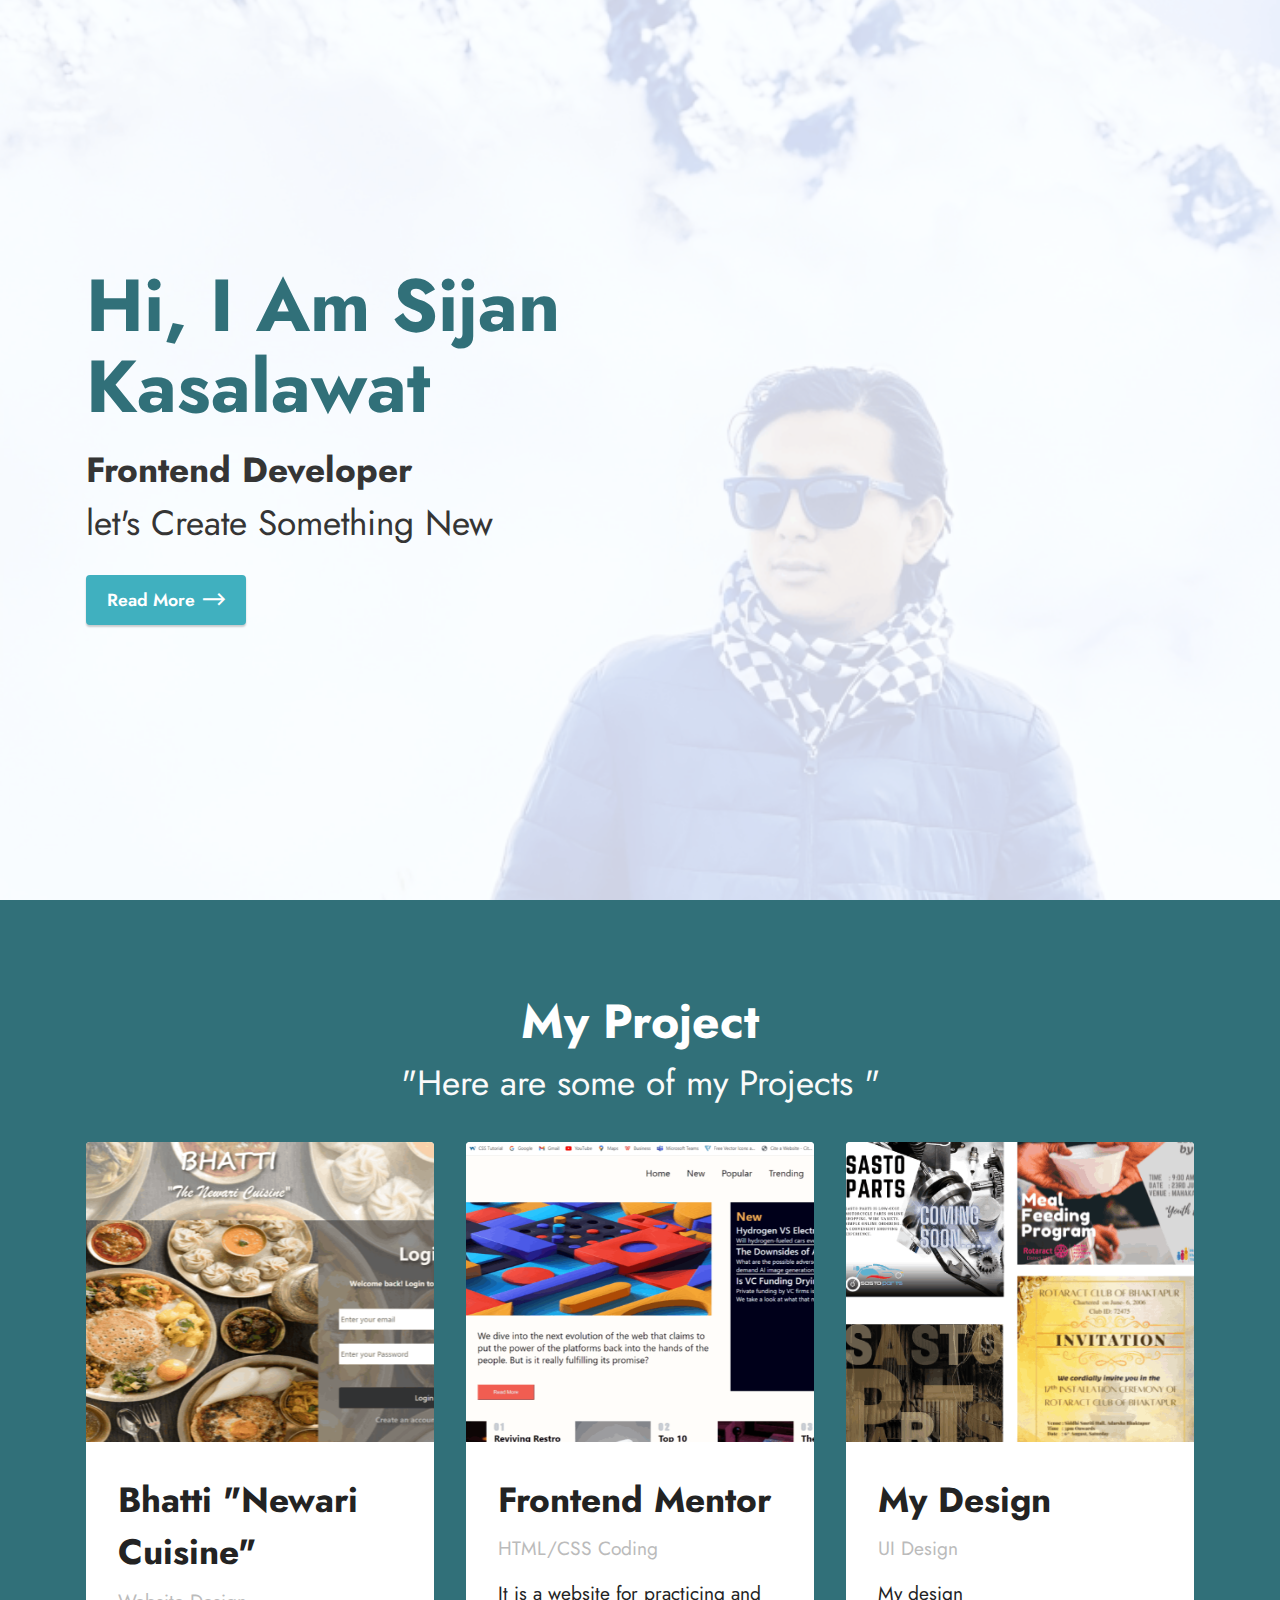
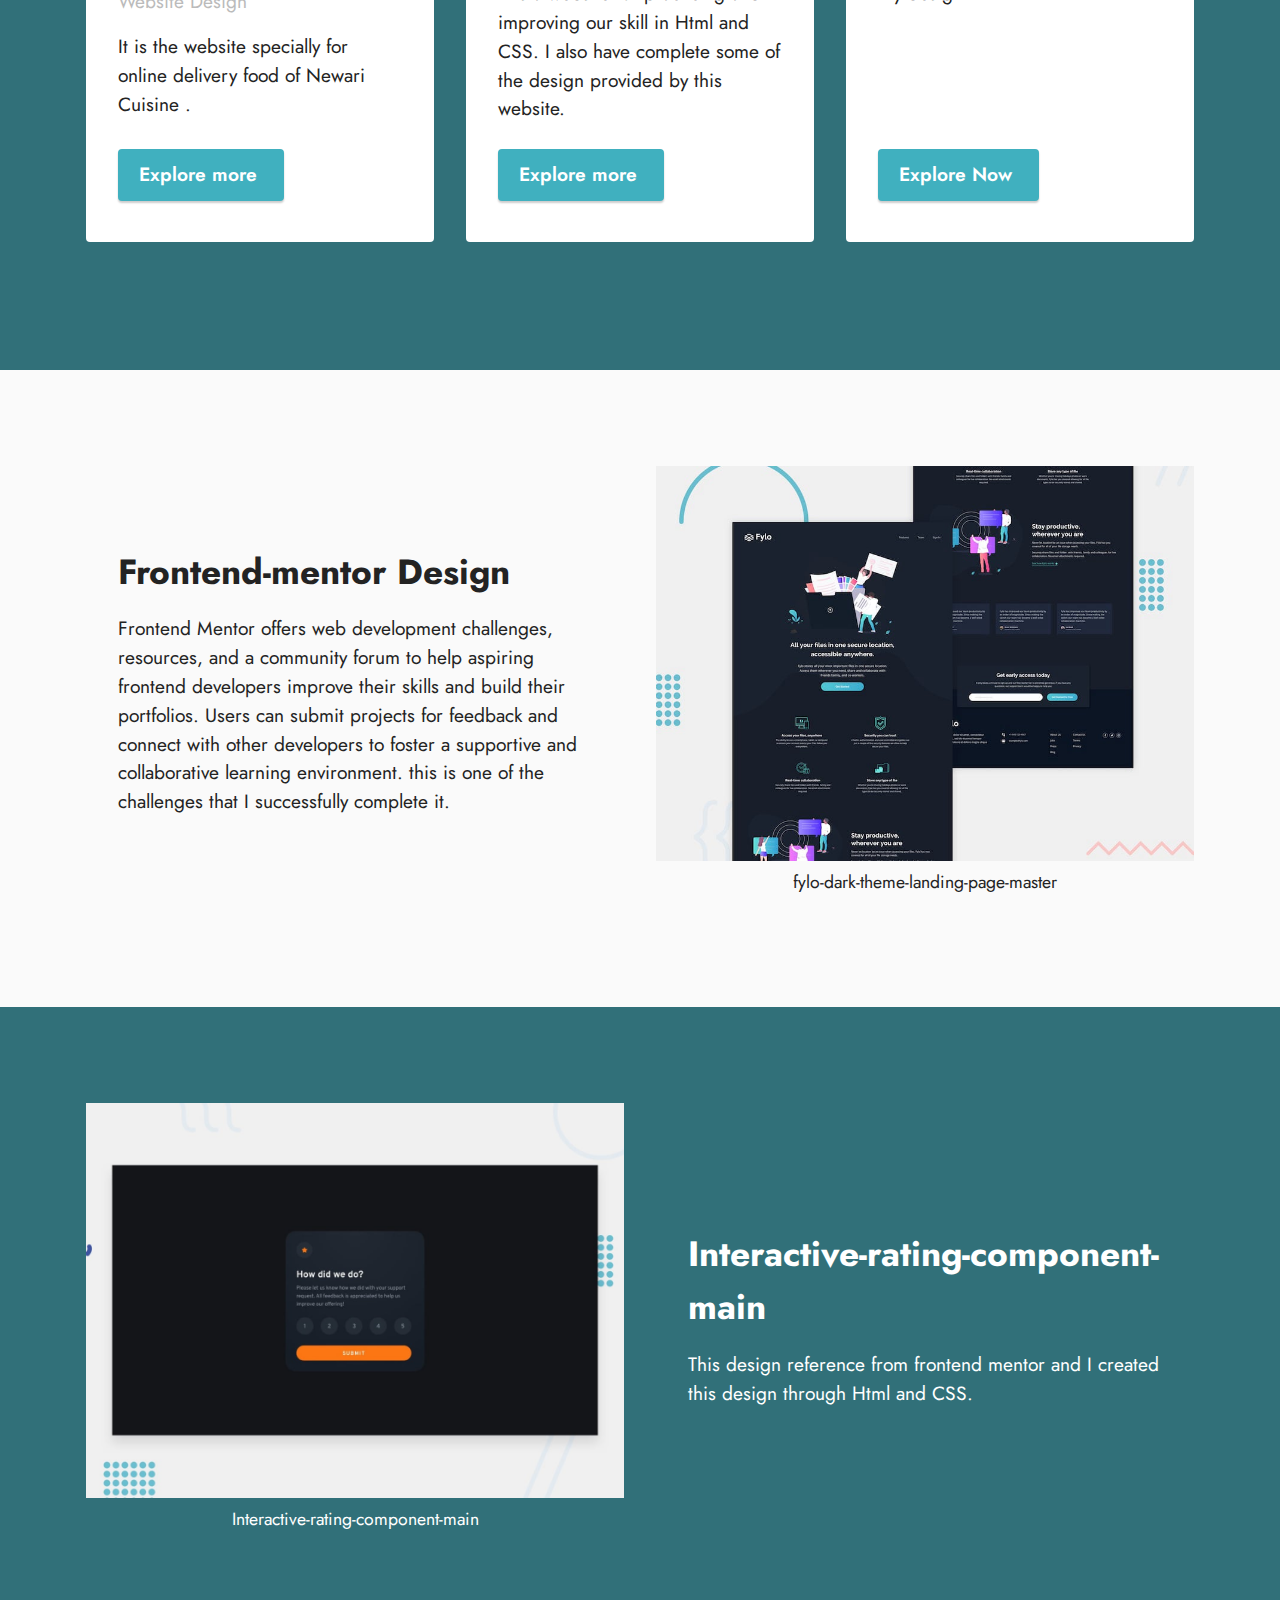
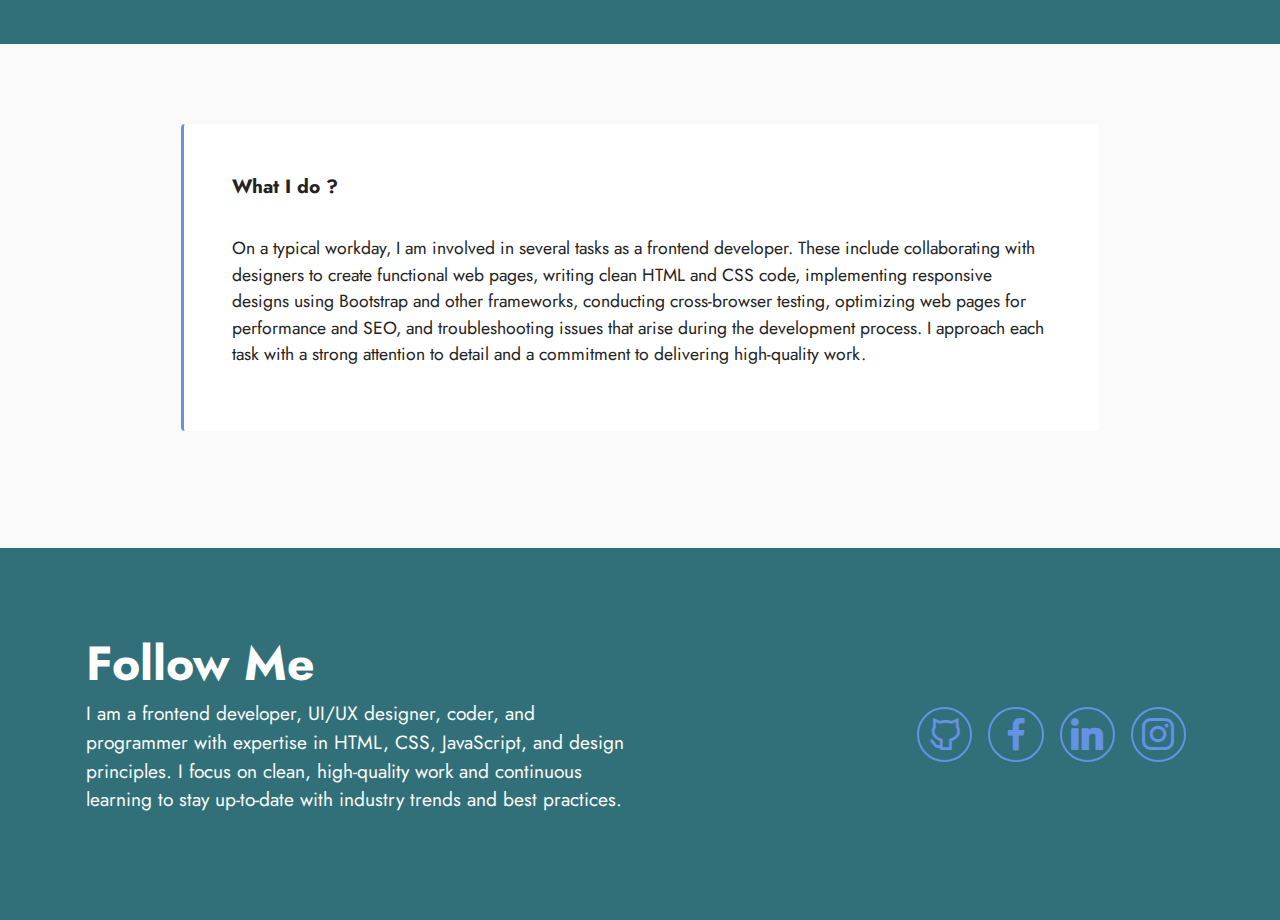
<file: index.html>
<!DOCTYPE html>
<html  >
<head>
  <!-- Site made with Mobirise Website Builder v5.8.9, https://mobirise.com -->
  <meta charset="UTF-8">
  <meta http-equiv="X-UA-Compatible" content="IE=edge">
  <meta name="generator" content="Mobirise v5.8.9, mobirise.com">
  <meta name="viewport" content="width=device-width, initial-scale=1, minimum-scale=1">
  <link rel="shortcut icon" href="assets/images/logo5.png" type="image/x-icon">
  <meta name="description" content="">
  
  
  <title>Home</title>
  <link rel="stylesheet" href="assets/web/assets/mobirise-icons2/mobirise2.css">
  <link rel="stylesheet" href="assets/bootstrap/css/bootstrap.min.css">
  <link rel="stylesheet" href="assets/bootstrap/css/bootstrap-grid.min.css">
  <link rel="stylesheet" href="assets/bootstrap/css/bootstrap-reboot.min.css">
  <link rel="stylesheet" href="assets/parallax/jarallax.css">
  <link rel="stylesheet" href="assets/animatecss/animate.css">
  <link rel="stylesheet" href="assets/socicon/css/styles.css">
  <link rel="stylesheet" href="assets/theme/css/style.css">
  <link rel="preload" href="https://fonts.googleapis.com/css?family=Jost:100,200,300,400,500,600,700,800,900,100i,200i,300i,400i,500i,600i,700i,800i,900i&display=swap" as="style" onload="this.onload=null;this.rel='stylesheet'">
  <noscript><link rel="stylesheet" href="https://fonts.googleapis.com/css?family=Jost:100,200,300,400,500,600,700,800,900,100i,200i,300i,400i,500i,600i,700i,800i,900i&display=swap"></noscript>
  <link rel="preload" as="style" href="assets/mobirise/css/mbr-additional.css"><link rel="stylesheet" href="assets/mobirise/css/mbr-additional.css" type="text/css">

  
  
  
</head>
<body>
  
  <section data-bs-version="5.1" class="header2 cid-tD5uDFBLu8 mbr-fullscreen mbr-parallax-background" id="header2-l">

    

    
    <div class="mbr-overlay" style="opacity: 0.8; background-color: rgb(255, 255, 255);"></div>

    <div class="container">
        <div class="row">
            <div class="col-12 col-lg-7">
                <h1 class="mbr-section-title mbr-fonts-style mb-3 display-1"><strong>Hi, I Am Sijan Kasalawat</strong></h1>
                
                <p class="mbr-text mbr-fonts-style display-5"><strong>Frontend Developer</strong><br>let's Create Something New&nbsp;</p>
                <div class="mbr-section-btn mt-3"><a class="btn btn-success display-4" href="https://mobiri.se"><span class="mobi-mbri mobi-mbri-right mbr-iconfont mbr-iconfont-btn"></span>Read More</a></div>
            </div>
        </div>
    </div>
</section>

<section data-bs-version="5.1" class="features4 cid-tD5yZROIHZ" id="features4-n">
    
    
    <div class="container">
        <div class="mbr-section-head">
            <h4 class="mbr-section-title mbr-fonts-style align-center mb-0 display-2"><strong>My Project</strong></h4>
            <h5 class="mbr-section-subtitle mbr-fonts-style align-center mb-0 mt-2 display-5">"Here are some of my Projects "</h5>
        </div>
        <div class="row mt-4">
            <div class="item features-image сol-12 col-md-6 col-lg-4">
                <div class="item-wrapper">
                    <div class="item-img">
                        <img src="assets/images/screenshot-124-815x458.png" alt="Mobirise Website Builder" title="">
                    </div>
                    <div class="item-content">
                        <h5 class="item-title mbr-fonts-style display-5"><strong>Bhatti "Newari Cuisine"</strong></h5>
                        <h6 class="item-subtitle mbr-fonts-style mt-1 display-7">Website Design</h6>
                        <p class="mbr-text mbr-fonts-style mt-3 display-7">It is the website specially for online delivery food of Newari Cuisine .</p>
                    </div>
                    <div class="mbr-section-btn item-footer mt-2"><a href="" class="btn item-btn btn-success display-7" target="_blank">Explore more&nbsp;</a></div>
                </div>
            </div>
            <div class="item features-image сol-12 col-md-6 col-lg-4">
                <div class="item-wrapper">
                    <div class="item-img">
                        <img src="assets/images/screenshot-132-815x458.png" alt="Mobirise Website Builder" title="">
                    </div>
                    <div class="item-content">
                        <h5 class="item-title mbr-fonts-style display-5"><strong>Frontend Mentor&nbsp;</strong><strong><br></strong></h5>
                        <h6 class="item-subtitle mbr-fonts-style mt-1 display-7">
                            HTML/CSS Coding</h6>
                        <p class="mbr-text mbr-fonts-style mt-3 display-7">It is a website for practicing and improving our skill in Html and CSS. I also have complete some of the design provided by this website.</p>
                    </div>
                    <div class="mbr-section-btn item-footer mt-2"><a href="" class="btn item-btn btn-success display-7" target="_blank">Explore more&nbsp;</a></div>
                </div>
            </div>
            <div class="item features-image сol-12 col-md-6 col-lg-4">
                <div class="item-wrapper">
                    <div class="item-img">
                        <img src="assets/images/untitled-design-7-500x500.png" alt="Mobirise Website Builder" title="">
                    </div>
                    <div class="item-content">
                        <h5 class="item-title mbr-fonts-style display-5"><strong>My Design</strong></h5>
                        <h6 class="item-subtitle mbr-fonts-style mt-1 display-7">UI Design</h6>
                        <p class="mbr-text mbr-fonts-style mt-3 display-7">My design&nbsp;</p>
                    </div>
                    <div class="mbr-section-btn item-footer mt-2"><a href="" class="btn item-btn btn-success display-7" target="_blank">Explore Now&nbsp;</a></div>
                </div>
            </div>

        </div>
    </div>
</section>

<section data-bs-version="5.1" class="image2 cid-tD5SZ2HUV6" id="image2-r">
    

    
    

    <div class="container">
        <div class="row align-items-center">
            <div class="col-12 col-lg-6">
                <div class="image-wrapper">
                    <img src="assets/images/desktop-preview-900x660.jpg" alt="Mobirise Website Builder">
                    <p class="mbr-description mbr-fonts-style mt-2 align-center display-4">fylo-dark-theme-landing-page-master</p>
                </div>
            </div>
            <div class="col-12 col-lg">
                <div class="text-wrapper">
                    <h3 class="mbr-section-title mbr-fonts-style mb-3 display-5">
                        <strong>Frontend-mentor Design</strong></h3>
                    <p class="mbr-text mbr-fonts-style display-7">
                        Frontend Mentor offers web development challenges, resources, and a community forum to help aspiring frontend developers improve their skills and build their portfolios. Users can submit projects for feedback and connect with other developers to foster a supportive and collaborative learning environment. this is one of the challenges that I successfully complete it.</p>
                </div>
            </div>
        </div>
    </div>
</section>

<section data-bs-version="5.1" class="image1 cid-tD5SZF5yUa" id="image1-s">
    

    
    

    <div class="container">
        <div class="row align-items-center">
            <div class="col-12 col-lg-6">
                <div class="image-wrapper">
                    <img src="assets/images/desktop-preview-1256x921.jpg" alt="Mobirise Website Builder">
                    <p class="mbr-description mbr-fonts-style pt-2 align-center display-4">Interactive-rating-component-main</p>
                </div>
            </div>
            <div class="col-12 col-lg">
                <div class="text-wrapper">
                    <h3 class="mbr-section-title mbr-fonts-style mb-3 display-5"><strong>Interactive-rating-component-main</strong></h3>
                    <p class="mbr-text mbr-fonts-style display-7">
                        This design reference from frontend mentor and I created this design through Html and CSS.</p>
                </div>
            </div>
        </div>
    </div>
</section>

<section data-bs-version="5.1" class="content7 cid-tD5Mw9zyJk" id="content7-o">
    
    <div class="container">
        <div class="row justify-content-center">
            <div class="col-12 col-md-10">
                <blockquote>
                <h5 class="mbr-section-title mbr-fonts-style mb-2 display-7"><strong>What I do ?</strong></h5>
                <p class="mbr-text mbr-fonts-style display-4"><br>On a typical workday, I am involved in several tasks as a frontend developer. These include collaborating with designers to create functional web pages, writing clean HTML and CSS code, implementing responsive designs using Bootstrap and other frameworks, conducting cross-browser testing, optimizing web pages for performance and SEO, and troubleshooting issues that arise during the development process. I approach each task with a strong attention to detail and a commitment to delivering high-quality work.</p></blockquote>
            </div>
        </div>
    </div>
</section>

<section data-bs-version="5.1" class="contacts4 cid-tD5XpErECZ" id="contacts4-t">

    

    
    

    <div class="container">
        <div class="row align-items-center justify-content-center">
            <div class="text-content col-12 col-md-6">
                <h2 class="mbr-section-title mbr-fonts-style display-2">
                    <strong>Follow Me</strong></h2>
                <p class="mbr-text mbr-fonts-style display-7">I am a frontend developer, UI/UX designer, coder, and programmer with expertise in HTML, CSS, JavaScript, and design principles. I focus on clean, high-quality work and continuous learning to stay up-to-date with industry trends and best practices.</p>
            </div>
            <div class="icons d-flex align-items-center col-12 col-md-6 justify-content-end mt-md-0 mt-2 flex-wrap">
                <a href="https://twitter.com/mobirise" target="_blank">
                    <span class="mbr-iconfont mbr-iconfont-social mobi-mbri-github mobi-mbri"></span>
                </a>
                <a href="https://www.facebook.com/pages/Mobirise/1616226671953247" target="_blank">
                    <span class="socicon-facebook socicon mbr-iconfont mbr-iconfont-social"></span>
                </a>
                <a href="https://www.youtube.com/c/mobirise" target="_blank">
                    <span class="mbr-iconfont mbr-iconfont-social socicon-linkedin socicon"></span>
                </a>
                <a href="https://instagram.com/mobirise" target="_blank">
                    <span class="socicon-instagram socicon mbr-iconfont mbr-iconfont-social"></span>
                </a>
                
                
                
                
                
                
            </div>
        </div>
    </div>
    
  
  
  </body>
</html>
</file>
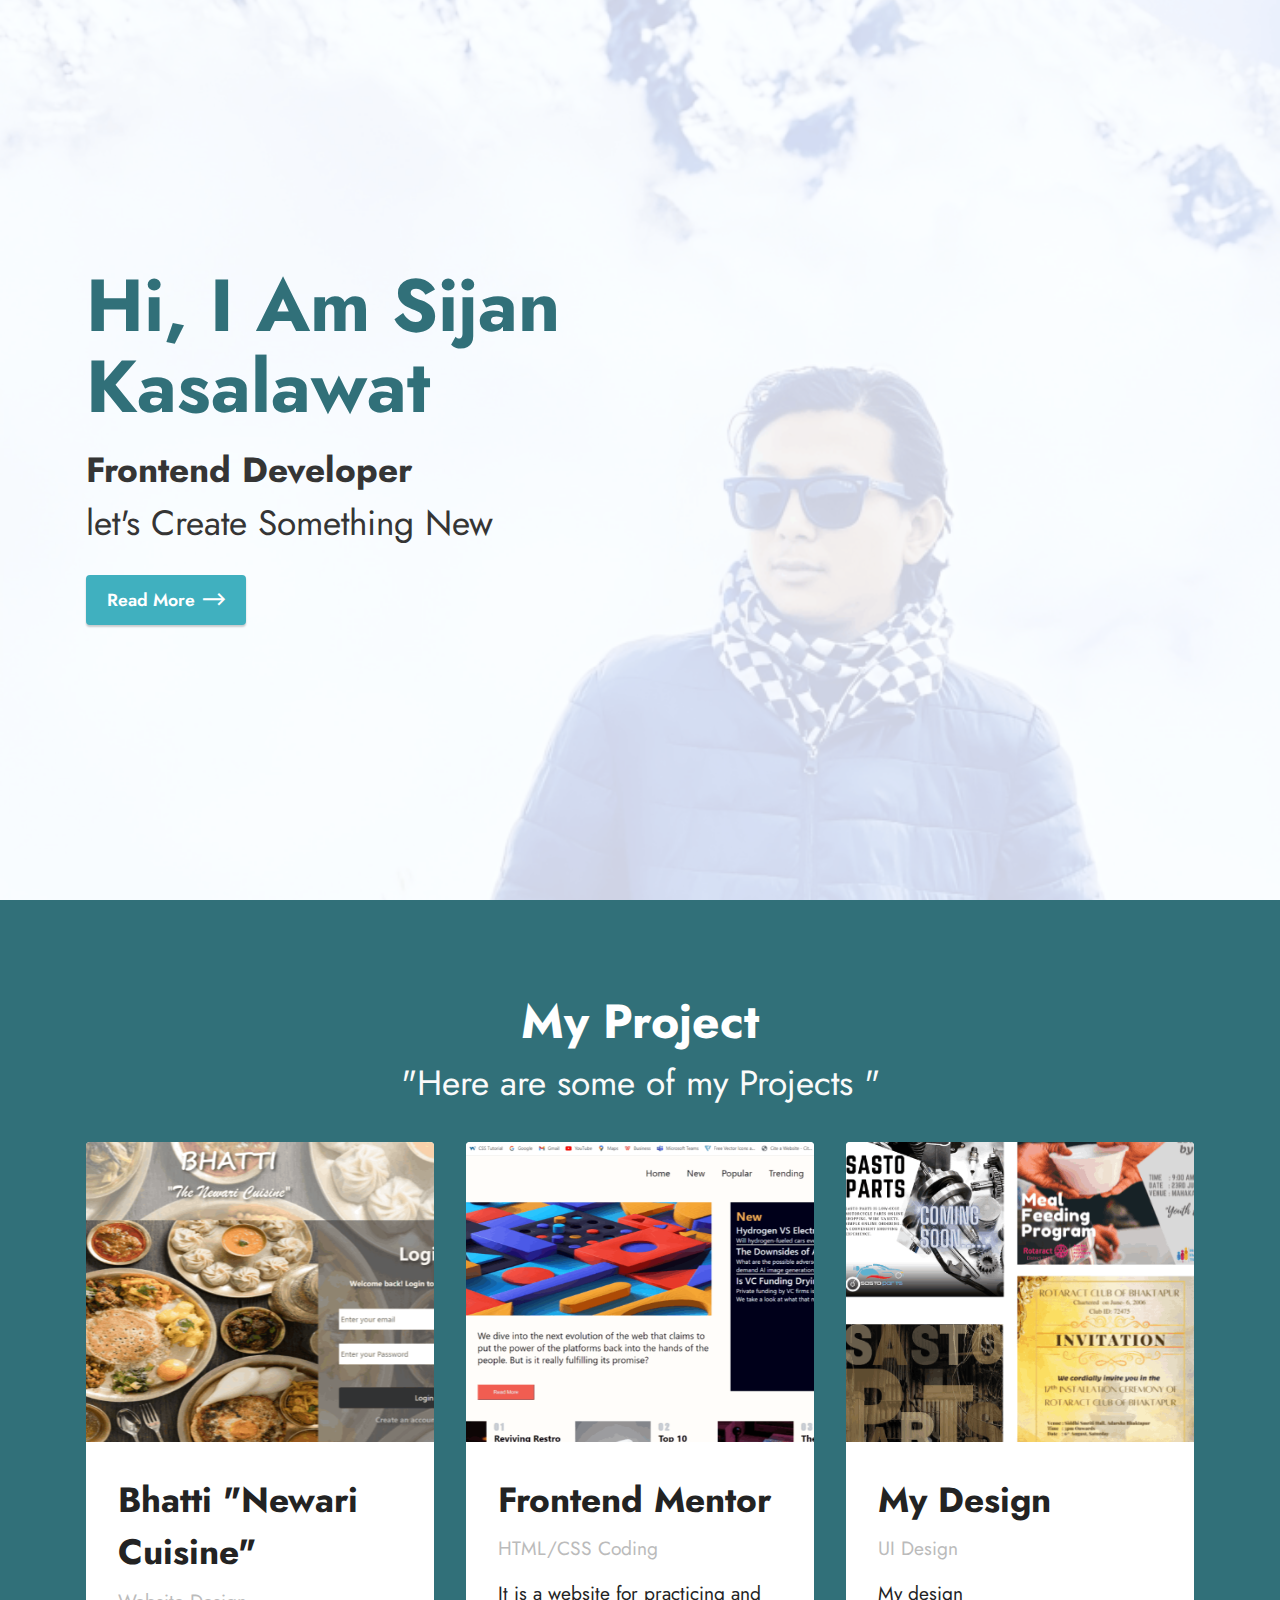
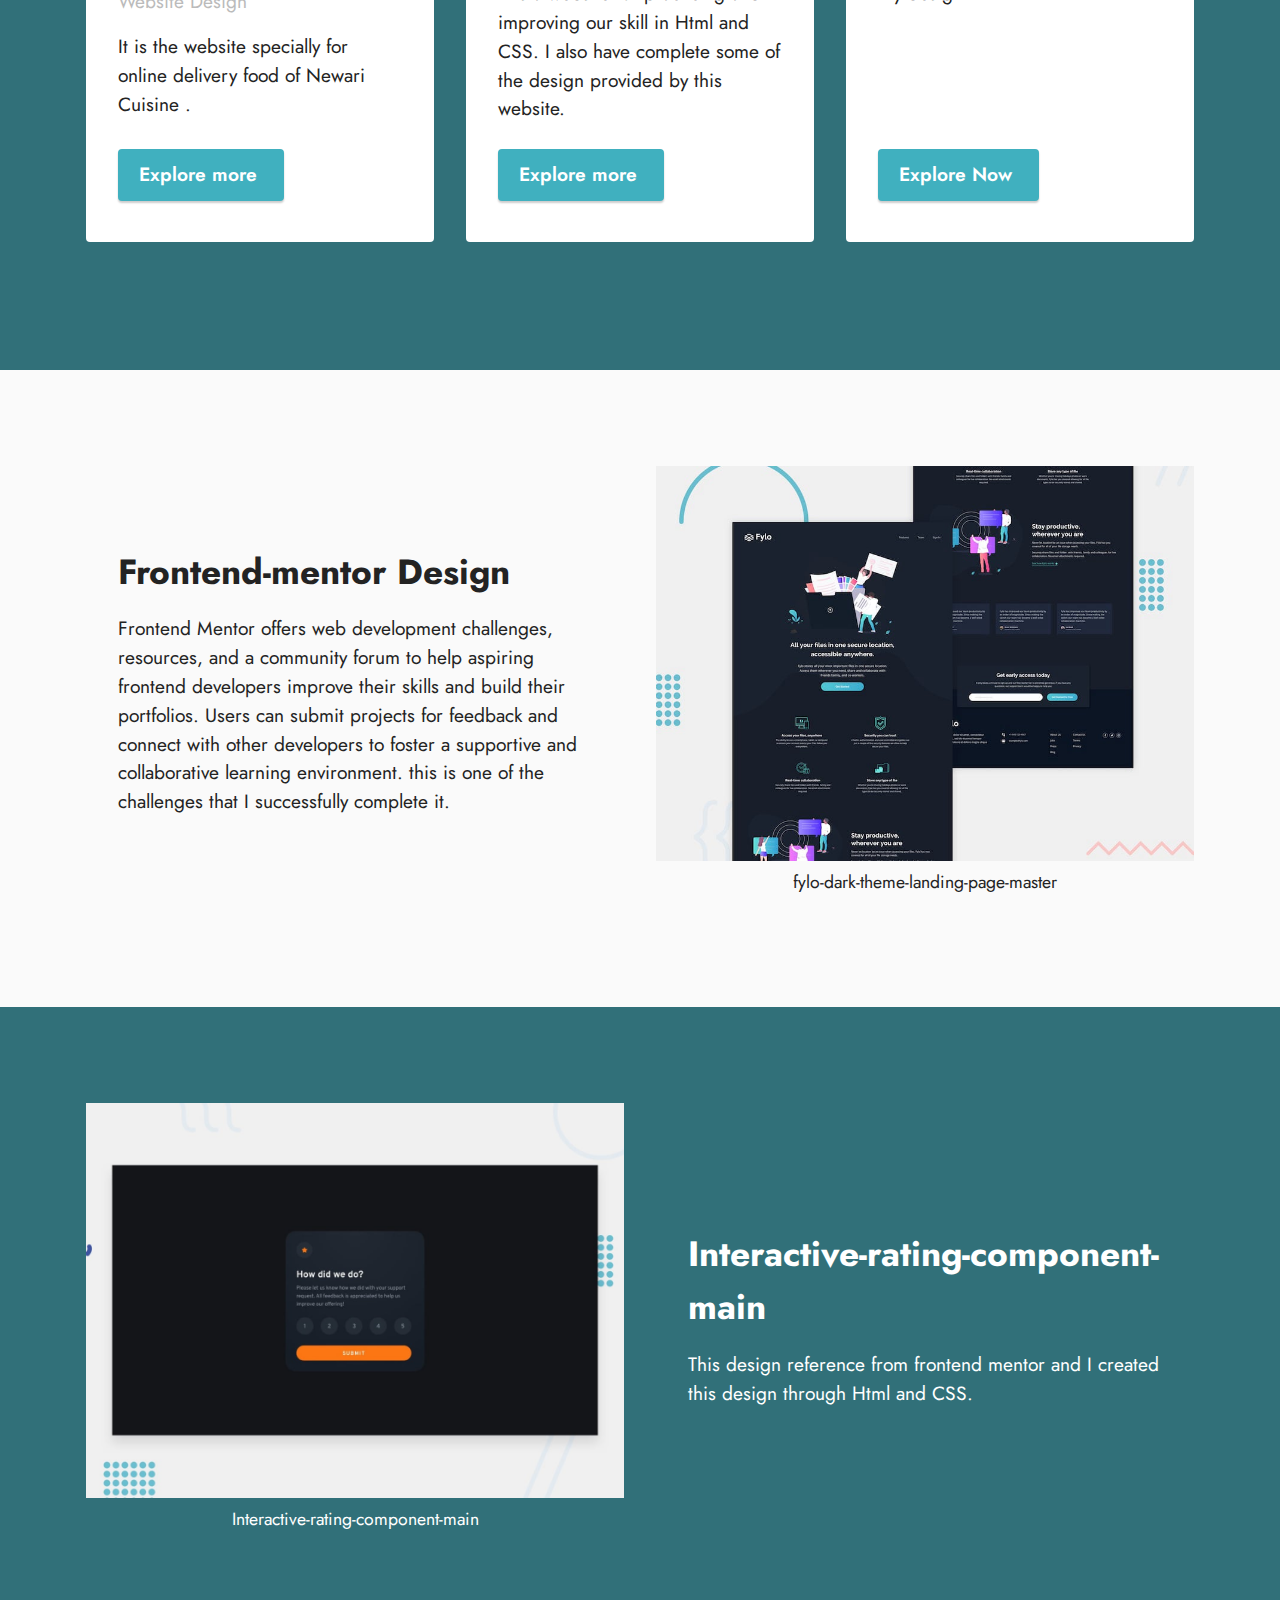
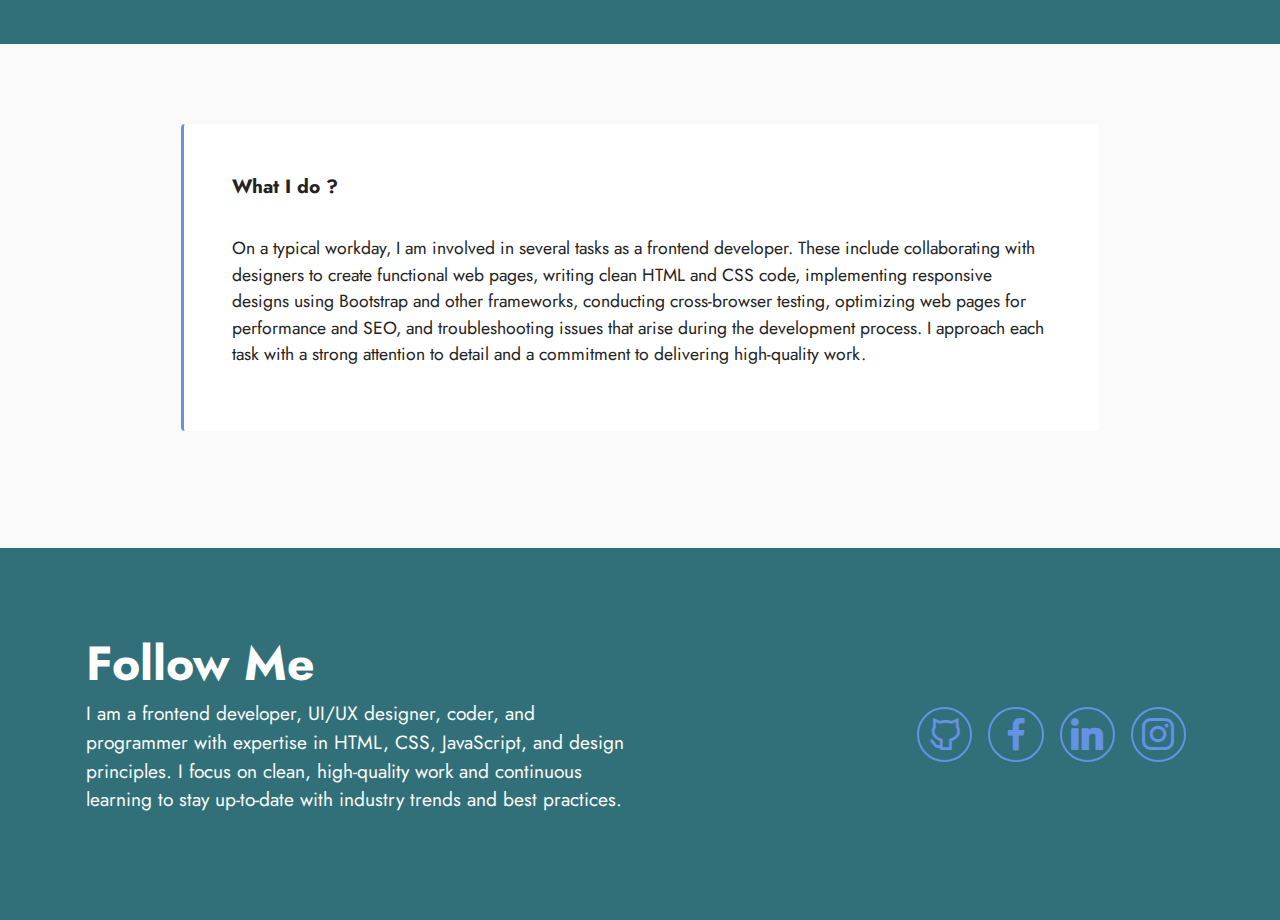
<file: Portfoilo/index.html>
<!DOCTYPE html>
<html  >
<head>
  <!-- Site made with Mobirise Website Builder v5.8.9, https://mobirise.com -->
  <meta charset="UTF-8">
  <meta http-equiv="X-UA-Compatible" content="IE=edge">
  <meta name="generator" content="Mobirise v5.8.9, mobirise.com">
  <meta name="viewport" content="width=device-width, initial-scale=1, minimum-scale=1">
  <link rel="shortcut icon" href="assets/images/logo5.png" type="image/x-icon">
  <meta name="description" content="">
  
  
  <title>Portfoilo</title>
  <link rel="stylesheet" href="assets/web/assets/mobirise-icons2/mobirise2.css">
  <link rel="stylesheet" href="assets/bootstrap/css/bootstrap.min.css">
  <link rel="stylesheet" href="assets/bootstrap/css/bootstrap-grid.min.css">
  <link rel="stylesheet" href="assets/bootstrap/css/bootstrap-reboot.min.css">
  <link rel="stylesheet" href="assets/parallax/jarallax.css">
  <link rel="stylesheet" href="assets/animatecss/animate.css">
  <link rel="stylesheet" href="assets/socicon/css/styles.css">
  <link rel="stylesheet" href="assets/theme/css/style.css">
  <link rel="preload" href="https://fonts.googleapis.com/css?family=Jost:100,200,300,400,500,600,700,800,900,100i,200i,300i,400i,500i,600i,700i,800i,900i&display=swap" as="style" onload="this.onload=null;this.rel='stylesheet'">
  <noscript><link rel="stylesheet" href="https://fonts.googleapis.com/css?family=Jost:100,200,300,400,500,600,700,800,900,100i,200i,300i,400i,500i,600i,700i,800i,900i&display=swap"></noscript>
  <link rel="preload" as="style" href="assets/mobirise/css/mbr-additional.css"><link rel="stylesheet" href="assets/mobirise/css/mbr-additional.css" type="text/css">

  
  
  
</head>
<body>
  
  <section data-bs-version="5.1" class="header2 cid-tD5uDFBLu8 mbr-fullscreen mbr-parallax-background" id="header2-l">

    

    
    <div class="mbr-overlay" style="opacity: 0.8; background-color: rgb(255, 255, 255);"></div>

    <div class="container">
        <div class="row">
            <div class="col-12 col-lg-7">
                <h1 class="mbr-section-title mbr-fonts-style mb-3 display-1"><strong>Hi, I Am Sijan Kasalawat</strong></h1>
                
                <p class="mbr-text mbr-fonts-style display-5"><strong>Frontend Developer</strong><br>let's Create Something New&nbsp;</p>
                <div class="mbr-section-btn mt-3"><a class="btn btn-success display-4" href="https://mobiri.se"><span class="mobi-mbri mobi-mbri-right mbr-iconfont mbr-iconfont-btn"></span>Read More</a></div>
            </div>
        </div>
    </div>
</section>

<section data-bs-version="5.1" class="features4 cid-tD5yZROIHZ" id="features4-n">
    
    
    <div class="container">
        <div class="mbr-section-head">
            <h4 class="mbr-section-title mbr-fonts-style align-center mb-0 display-2"><strong>My Project</strong></h4>
            <h5 class="mbr-section-subtitle mbr-fonts-style align-center mb-0 mt-2 display-5">"Here are some of my Projects "</h5>
        </div>
        <div class="row mt-4">
            <div class="item features-image сol-12 col-md-6 col-lg-4">
                <div class="item-wrapper">
                    <div class="item-img">
                        <img src="assets/images/screenshot-124-815x458.png" alt="Mobirise Website Builder" title="">
                    </div>
                    <div class="item-content">
                        <h5 class="item-title mbr-fonts-style display-5"><strong>Bhatti "Newari Cuisine"</strong></h5>
                        <h6 class="item-subtitle mbr-fonts-style mt-1 display-7">Website Design</h6>
                        <p class="mbr-text mbr-fonts-style mt-3 display-7">It is the website specially for online delivery food of Newari Cuisine .</p>
                    </div>
                    <div class="mbr-section-btn item-footer mt-2"><a href="" class="btn item-btn btn-success display-7" target="_blank">Explore more&nbsp;</a></div>
                </div>
            </div>
            <div class="item features-image сol-12 col-md-6 col-lg-4">
                <div class="item-wrapper">
                    <div class="item-img">
                        <img src="assets/images/screenshot-132-815x458.png" alt="Mobirise Website Builder" title="">
                    </div>
                    <div class="item-content">
                        <h5 class="item-title mbr-fonts-style display-5"><strong>Frontend Mentor&nbsp;</strong><strong><br></strong></h5>
                        <h6 class="item-subtitle mbr-fonts-style mt-1 display-7">
                            HTML/CSS Coding</h6>
                        <p class="mbr-text mbr-fonts-style mt-3 display-7">It is a website for practicing and improving our skill in Html and CSS. I also have complete some of the design provided by this website.</p>
                    </div>
                    <div class="mbr-section-btn item-footer mt-2"><a href="" class="btn item-btn btn-success display-7" target="_blank">Explore more&nbsp;</a></div>
                </div>
            </div>
            <div class="item features-image сol-12 col-md-6 col-lg-4">
                <div class="item-wrapper">
                    <div class="item-img">
                        <img src="assets/images/untitled-design-7-500x500.png" alt="Mobirise Website Builder" title="">
                    </div>
                    <div class="item-content">
                        <h5 class="item-title mbr-fonts-style display-5"><strong>My Design</strong></h5>
                        <h6 class="item-subtitle mbr-fonts-style mt-1 display-7">UI Design</h6>
                        <p class="mbr-text mbr-fonts-style mt-3 display-7">My design&nbsp;</p>
                    </div>
                    <div class="mbr-section-btn item-footer mt-2"><a href="" class="btn item-btn btn-success display-7" target="_blank">Explore Now&nbsp;</a></div>
                </div>
            </div>

        </div>
    </div>
</section>

<section data-bs-version="5.1" class="image2 cid-tD5SZ2HUV6" id="image2-r">
    

    
    

    <div class="container">
        <div class="row align-items-center">
            <div class="col-12 col-lg-6">
                <div class="image-wrapper">
                    <img src="assets/images/desktop-preview-900x660.jpg" alt="Mobirise Website Builder">
                    <p class="mbr-description mbr-fonts-style mt-2 align-center display-4">fylo-dark-theme-landing-page-master</p>
                </div>
            </div>
            <div class="col-12 col-lg">
                <div class="text-wrapper">
                    <h3 class="mbr-section-title mbr-fonts-style mb-3 display-5">
                        <strong>Frontend-mentor Design</strong></h3>
                    <p class="mbr-text mbr-fonts-style display-7">
                        Frontend Mentor offers web development challenges, resources, and a community forum to help aspiring frontend developers improve their skills and build their portfolios. Users can submit projects for feedback and connect with other developers to foster a supportive and collaborative learning environment. this is one of the challenges that I successfully complete it.</p>
                </div>
            </div>
        </div>
    </div>
</section>

<section data-bs-version="5.1" class="image1 cid-tD5SZF5yUa" id="image1-s">
    

    
    

    <div class="container">
        <div class="row align-items-center">
            <div class="col-12 col-lg-6">
                <div class="image-wrapper">
                    <img src="assets/images/desktop-preview-1256x921.jpg" alt="Mobirise Website Builder">
                    <p class="mbr-description mbr-fonts-style pt-2 align-center display-4">Interactive-rating-component-main</p>
                </div>
            </div>
            <div class="col-12 col-lg">
                <div class="text-wrapper">
                    <h3 class="mbr-section-title mbr-fonts-style mb-3 display-5"><strong>Interactive-rating-component-main</strong></h3>
                    <p class="mbr-text mbr-fonts-style display-7">
                        This design reference from frontend mentor and I created this design through Html and CSS.</p>
                </div>
            </div>
        </div>
    </div>
</section>

<section data-bs-version="5.1" class="content7 cid-tD5Mw9zyJk" id="content7-o">
    
    <div class="container">
        <div class="row justify-content-center">
            <div class="col-12 col-md-10">
                <blockquote>
                <h5 class="mbr-section-title mbr-fonts-style mb-2 display-7"><strong>What I do ?</strong></h5>
                <p class="mbr-text mbr-fonts-style display-4"><br>On a typical workday, I am involved in several tasks as a frontend developer. These include collaborating with designers to create functional web pages, writing clean HTML and CSS code, implementing responsive designs using Bootstrap and other frameworks, conducting cross-browser testing, optimizing web pages for performance and SEO, and troubleshooting issues that arise during the development process. I approach each task with a strong attention to detail and a commitment to delivering high-quality work.</p></blockquote>
            </div>
        </div>
    </div>
</section>

<section data-bs-version="5.1" class="contacts4 cid-tD5XpErECZ" id="contacts4-t">

    

    
    

    <div class="container">
        <div class="row align-items-center justify-content-center">
            <div class="text-content col-12 col-md-6">
                <h2 class="mbr-section-title mbr-fonts-style display-2">
                    <strong>Follow Me</strong></h2>
                <p class="mbr-text mbr-fonts-style display-7">I am a frontend developer, UI/UX designer, coder, and programmer with expertise in HTML, CSS, JavaScript, and design principles. I focus on clean, high-quality work and continuous learning to stay up-to-date with industry trends and best practices.</p>
            </div>
            <div class="icons d-flex align-items-center col-12 col-md-6 justify-content-end mt-md-0 mt-2 flex-wrap">
                <a href="https://twitter.com/mobirise" target="_blank">
                    <span class="mbr-iconfont mbr-iconfont-social mobi-mbri-github mobi-mbri"></span>
                </a>
                <a href="https://www.facebook.com/pages/Mobirise/1616226671953247" target="_blank">
                    <span class="socicon-facebook socicon mbr-iconfont mbr-iconfont-social"></span>
                </a>
                <a href="https://www.youtube.com/c/mobirise" target="_blank">
                    <span class="mbr-iconfont mbr-iconfont-social socicon-linkedin socicon"></span>
                </a>
                <a href="https://instagram.com/mobirise" target="_blank">
                    <span class="socicon-instagram socicon mbr-iconfont mbr-iconfont-social"></span>
                </a>
                
                
                
                
                
                
            </div>
        </div>
    </div>
    
  
  
  </body>
</html>
</file>
<file: assets/web/assets/mobirise-icons2/mobirise2.css>
@font-face {
  font-family: 'Moririse2';
  font-display: swap;
  src:  url('mobirise2.eot?f2bix4');
  src:  url('mobirise2.eot?f2bix4#iefix') format('embedded-opentype'),
    url('mobirise2.ttf?f2bix4') format('truetype'),
    url('mobirise2.woff?f2bix4') format('woff'),
    url('mobirise2.svg?f2bix4#mobirise2') format('svg');
  font-weight: normal;
  font-style: normal;
}

[class^="mobi-"], [class*=" mobi-"] {
  /* use !important to prevent issues with browser extensions that change fonts */
  font-family: 'Moririse2' !important;
  speak: none;
  font-style: normal;
  font-weight: normal;
  font-variant: normal;
  text-transform: none;
  line-height: 1;

  /* Better Font Rendering =========== */
  -webkit-font-smoothing: antialiased;
  -moz-osx-font-smoothing: grayscale;
}

.mobi-mbri-add-submenu:before {
  content: "\e900";
}
.mobi-mbri-alert:before {
  content: "\e901";
}
.mobi-mbri-align-center:before {
  content: "\e902";
}
.mobi-mbri-align-justify:before {
  content: "\e903";
}
.mobi-mbri-align-left:before {
  content: "\e904";
}
.mobi-mbri-align-right:before {
  content: "\e905";
}
.mobi-mbri-android:before {
  content: "\e906";
}
.mobi-mbri-apple:before {
  content: "\e907";
}
.mobi-mbri-arrow-down:before {
  content: "\e908";
}
.mobi-mbri-arrow-next:before {
  content: "\e909";
}
.mobi-mbri-arrow-prev:before {
  content: "\e90a";
}
.mobi-mbri-arrow-up:before {
  content: "\e90b";
}
.mobi-mbri-bold:before {
  content: "\e90c";
}
.mobi-mbri-bookmark:before {
  content: "\e90d";
}
.mobi-mbri-bootstrap:before {
  content: "\e90e";
}
.mobi-mbri-briefcase:before {
  content: "\e90f";
}
.mobi-mbri-browse:before {
  content: "\e910";
}
.mobi-mbri-bulleted-list:before {
  content: "\e911";
}
.mobi-mbri-calendar:before {
  content: "\e912";
}
.mobi-mbri-camera:before {
  content: "\e913";
}
.mobi-mbri-cart-add:before {
  content: "\e914";
}
.mobi-mbri-cart-full:before {
  content: "\e915";
}
.mobi-mbri-cash:before {
  content: "\e916";
}
.mobi-mbri-change-style:before {
  content: "\e917";
}
.mobi-mbri-chat:before {
  content: "\e918";
}
.mobi-mbri-clock:before {
  content: "\e919";
}
.mobi-mbri-close:before {
  content: "\e91a";
}
.mobi-mbri-cloud:before {
  content: "\e91b";
}
.mobi-mbri-code:before {
  content: "\e91c";
}
.mobi-mbri-contact-form:before {
  content: "\e91d";
}
.mobi-mbri-credit-card:before {
  content: "\e91e";
}
.mobi-mbri-cursor-click:before {
  content: "\e91f";
}
.mobi-mbri-cust-feedback:before {
  content: "\e920";
}
.mobi-mbri-database:before {
  content: "\e921";
}
.mobi-mbri-delivery:before {
  content: "\e922";
}
.mobi-mbri-desktop:before {
  content: "\e923";
}
.mobi-mbri-devices:before {
  content: "\e924";
}
.mobi-mbri-down:before {
  content: "\e925";
}
.mobi-mbri-download-2:before {
  content: "\e926";
}
.mobi-mbri-download:before {
  content: "\e927";
}
.mobi-mbri-drag-n-drop-2:before {
  content: "\e928";
}
.mobi-mbri-drag-n-drop:before {
  content: "\e929";
}
.mobi-mbri-edit-2:before {
  content: "\e92a";
}
.mobi-mbri-edit:before {
  content: "\e92b";
}
.mobi-mbri-error:before {
  content: "\e92c";
}
.mobi-mbri-extension:before {
  content: "\e92d";
}
.mobi-mbri-features:before {
  content: "\e92e";
}
.mobi-mbri-file:before {
  content: "\e92f";
}
.mobi-mbri-flag:before {
  content: "\e930";
}
.mobi-mbri-folder:before {
  content: "\e931";
}
.mobi-mbri-gift:before {
  content: "\e932";
}
.mobi-mbri-github:before {
  content: "\e933";
}
.mobi-mbri-globe-2:before {
  content: "\e934";
}
.mobi-mbri-globe:before {
  content: "\e935";
}
.mobi-mbri-growing-chart:before {
  content: "\e936";
}
.mobi-mbri-hearth:before {
  content: "\e937";
}
.mobi-mbri-help:before {
  content: "\e938";
}
.mobi-mbri-home:before {
  content: "\e939";
}
.mobi-mbri-hot-cup:before {
  content: "\e93a";
}
.mobi-mbri-idea:before {
  content: "\e93b";
}
.mobi-mbri-image-gallery:before {
  content: "\e93c";
}
.mobi-mbri-image-slider:before {
  content: "\e93d";
}
.mobi-mbri-info:before {
  content: "\e93e";
}
.mobi-mbri-italic:before {
  content: "\e93f";
}
.mobi-mbri-key:before {
  content: "\e940";
}
.mobi-mbri-laptop:before {
  content: "\e941";
}
.mobi-mbri-layers:before {
  content: "\e942";
}
.mobi-mbri-left-right:before {
  content: "\e943";
}
.mobi-mbri-left:before {
  content: "\e944";
}
.mobi-mbri-letter:before {
  content: "\e945";
}
.mobi-mbri-like:before {
  content: "\e946";
}
.mobi-mbri-link:before {
  content: "\e947";
}
.mobi-mbri-lock:before {
  content: "\e948";
}
.mobi-mbri-login:before {
  content: "\e949";
}
.mobi-mbri-logout:before {
  content: "\e94a";
}
.mobi-mbri-magic-stick:before {
  content: "\e94b";
}
.mobi-mbri-map-pin:before {
  content: "\e94c";
}
.mobi-mbri-menu:before {
  content: "\e94d";
}
.mobi-mbri-mobile-2:before {
  content: "\e94e";
}
.mobi-mbri-mobile-horizontal:before {
  content: "\e94f";
}
.mobi-mbri-mobile:before {
  content: "\e950";
}
.mobi-mbri-mobirise:before {
  content: "\e951";
}
.mobi-mbri-more-horizontal:before {
  content: "\e952";
}
.mobi-mbri-more-vertical:before {
  content: "\e953";
}
.mobi-mbri-music:before {
  content: "\e954";
}
.mobi-mbri-new-file:before {
  content: "\e955";
}
.mobi-mbri-numbered-list:before {
  content: "\e956";
}
.mobi-mbri-opened-folder:before {
  content: "\e957";
}
.mobi-mbri-pages:before {
  content: "\e958";
}
.mobi-mbri-paper-plane:before {
  content: "\e959";
}
.mobi-mbri-paperclip:before {
  content: "\e95a";
}
.mobi-mbri-phone:before {
  content: "\e95b";
}
.mobi-mbri-photo:before {
  content: "\e95c";
}
.mobi-mbri-photos:before {
  content: "\e95d";
}
.mobi-mbri-pin:before {
  content: "\e95e";
}
.mobi-mbri-play:before {
  content: "\e95f";
}
.mobi-mbri-plus:before {
  content: "\e960";
}
.mobi-mbri-preview:before {
  content: "\e961";
}
.mobi-mbri-print:before {
  content: "\e962";
}
.mobi-mbri-protect:before {
  content: "\e963";
}
.mobi-mbri-question:before {
  content: "\e964";
}
.mobi-mbri-quote-left:before {
  content: "\e965";
}
.mobi-mbri-quote-right:before {
  content: "\e966";
}
.mobi-mbri-redo:before {
  content: "\e967";
}
.mobi-mbri-refresh:before {
  content: "\e968";
}
.mobi-mbri-responsive-2:before {
  content: "\e969";
}
.mobi-mbri-responsive:before {
  content: "\e96a";
}
.mobi-mbri-right:before {
  content: "\e96b";
}
.mobi-mbri-rocket:before {
  content: "\e96c";
}
.mobi-mbri-sad-face:before {
  content: "\e96d";
}
.mobi-mbri-sale:before {
  content: "\e96e";
}
.mobi-mbri-save:before {
  content: "\e96f";
}
.mobi-mbri-search:before {
  content: "\e970";
}
.mobi-mbri-setting-2:before {
  content: "\e971";
}
.mobi-mbri-setting-3:before {
  content: "\e972";
}
.mobi-mbri-setting:before {
  content: "\e973";
}
.mobi-mbri-share:before {
  content: "\e974";
}
.mobi-mbri-shopping-bag:before {
  content: "\e975";
}
.mobi-mbri-shopping-basket:before {
  content: "\e976";
}
.mobi-mbri-shopping-cart:before {
  content: "\e977";
}
.mobi-mbri-sites:before {
  content: "\e978";
}
.mobi-mbri-smile-face:before {
  content: "\e979";
}
.mobi-mbri-speed:before {
  content: "\e97a";
}
.mobi-mbri-star:before {
  content: "\e97b";
}
.mobi-mbri-success:before {
  content: "\e97c";
}
.mobi-mbri-sun:before {
  content: "\e97d";
}
.mobi-mbri-sun2:before {
  content: "\e97e";
}
.mobi-mbri-tablet-vertical:before {
  content: "\e97f";
}
.mobi-mbri-tablet:before {
  content: "\e980";
}
.mobi-mbri-target:before {
  content: "\e981";
}
.mobi-mbri-timer:before {
  content: "\e982";
}
.mobi-mbri-to-ftp:before {
  content: "\e983";
}
.mobi-mbri-to-local-drive:before {
  content: "\e984";
}
.mobi-mbri-touch-swipe:before {
  content: "\e985";
}
.mobi-mbri-touch:before {
  content: "\e986";
}
.mobi-mbri-trash:before {
  content: "\e987";
}
.mobi-mbri-underline:before {
  content: "\e988";
}
.mobi-mbri-undo:before {
  content: "\e989";
}
.mobi-mbri-unlink:before {
  content: "\e98a";
}
.mobi-mbri-unlock:before {
  content: "\e98b";
}
.mobi-mbri-up-down:before {
  content: "\e98c";
}
.mobi-mbri-up:before {
  content: "\e98d";
}
.mobi-mbri-update:before {
  content: "\e98e";
}
.mobi-mbri-upload-2:before {
  content: "\e98f";
}
.mobi-mbri-upload:before {
  content: "\e990";
}
.mobi-mbri-user-2:before {
  content: "\e991";
}
.mobi-mbri-user:before {
  content: "\e992";
}
.mobi-mbri-users:before {
  content: "\e993";
}
.mobi-mbri-video-play:before {
  content: "\e994";
}
.mobi-mbri-video:before {
  content: "\e995";
}
.mobi-mbri-watch:before {
  content: "\e996";
}
.mobi-mbri-website-theme-2:before {
  content: "\e997";
}
.mobi-mbri-website-theme:before {
  content: "\e998";
}
.mobi-mbri-wifi:before {
  content: "\e999";
}
.mobi-mbri-windows:before {
  content: "\e99a";
}
.mobi-mbri-zoom-in:before {
  content: "\e99b";
}
.mobi-mbri-zoom-out:before {
  content: "\e99c";
}
</file>
<file: assets/parallax/jarallax.css>
.jarallax {
    position: relative;
    z-index: 0;
}
.jarallax > .jarallax-img {
    position: absolute;
    object-fit: cover;
    /* support for plugin https://github.com/bfred-it/object-fit-images */
    font-family: 'object-fit: cover;';
    top: 0;
    left: 0;
    width: 100%;
    height: 100%;
    z-index: -1;
}
</file>
<file: assets/socicon/css/styles.css>
@charset "UTF-8";

@font-face {
  font-family: 'Socicon';
  src:  url('../fonts/socicon.eot');
  src:  url('../fonts/socicon.eot?#iefix') format('embedded-opentype'),
    url('../fonts/socicon.woff2') format('woff2'),
    url('../fonts/socicon.ttf') format('truetype'),
    url('../fonts/socicon.woff') format('woff'),
    url('../fonts/socicon.svg#socicon') format('svg');
  font-weight: normal;
  font-style: normal;
  font-display: swap;
}

[data-icon]:before {
  font-family: "socicon" !important;
  content: attr(data-icon);
  font-style: normal !important;
  font-weight: normal !important;
  font-variant: normal !important;
  text-transform: none !important;
  speak: none;
  line-height: 1;
  -webkit-font-smoothing: antialiased;
  -moz-osx-font-smoothing: grayscale;
}

[class^="socicon-"], [class*=" socicon-"] {
  /* use !important to prevent issues with browser extensions that change fonts */
  font-family: 'Socicon' !important;
  speak: none;
  font-style: normal;
  font-weight: normal;
  font-variant: normal;
  text-transform: none;
  line-height: 1;

  /* Better Font Rendering =========== */
  -webkit-font-smoothing: antialiased;
  -moz-osx-font-smoothing: grayscale;
}

.socicon-eitaa:before {
  content: "\e97c";
}
.socicon-soroush:before {
  content: "\e97d";
}
.socicon-bale:before {
  content: "\e97e";
}
.socicon-zazzle:before {
  content: "\e97b";
}
.socicon-society6:before {
  content: "\e97a";
}
.socicon-redbubble:before {
  content: "\e979";
}
.socicon-avvo:before {
  content: "\e978";
}
.socicon-stitcher:before {
  content: "\e977";
}
.socicon-googlehangouts:before {
  content: "\e974";
}
.socicon-dlive:before {
  content: "\e975";
}
.socicon-vsco:before {
  content: "\e976";
}
.socicon-flipboard:before {
  content: "\e973";
}
.socicon-ubuntu:before {
  content: "\e958";
}
.socicon-artstation:before {
  content: "\e959";
}
.socicon-invision:before {
  content: "\e95a";
}
.socicon-torial:before {
  content: "\e95b";
}
.socicon-collectorz:before {
  content: "\e95c";
}
.socicon-seenthis:before {
  content: "\e95d";
}
.socicon-googleplaymusic:before {
  content: "\e95e";
}
.socicon-debian:before {
  content: "\e95f";
}
.socicon-filmfreeway:before {
  content: "\e960";
}
.socicon-gnome:before {
  content: "\e961";
}
.socicon-itchio:before {
  content: "\e962";
}
.socicon-jamendo:before {
  content: "\e963";
}
.socicon-mix:before {
  content: "\e964";
}
.socicon-sharepoint:before {
  content: "\e965";
}
.socicon-tinder:before {
  content: "\e966";
}
.socicon-windguru:before {
  content: "\e967";
}
.socicon-cdbaby:before {
  content: "\e968";
}
.socicon-elementaryos:before {
  content: "\e969";
}
.socicon-stage32:before {
  content: "\e96a";
}
.socicon-tiktok:before {
  content: "\e96b";
}
.socicon-gitter:before {
  content: "\e96c";
}
.socicon-letterboxd:before {
  content: "\e96d";
}
.socicon-threema:before {
  content: "\e96e";
}
.socicon-splice:before {
  content: "\e96f";
}
.socicon-metapop:before {
  content: "\e970";
}
.socicon-naver:before {
  content: "\e971";
}
.socicon-remote:before {
  content: "\e972";
}
.socicon-internet:before {
  content: "\e957";
}
.socicon-moddb:before {
  content: "\e94b";
}
.socicon-indiedb:before {
  content: "\e94c";
}
.socicon-traxsource:before {
  content: "\e94d";
}
.socicon-gamefor:before {
  content: "\e94e";
}
.socicon-pixiv:before {
  content: "\e94f";
}
.socicon-myanimelist:before {
  content: "\e950";
}
.socicon-blackberry:before {
  content: "\e951";
}
.socicon-wickr:before {
  content: "\e952";
}
.socicon-spip:before {
  content: "\e953";
}
.socicon-napster:before {
  content: "\e954";
}
.socicon-beatport:before {
  content: "\e955";
}
.socicon-hackerone:before {
  content: "\e956";
}
.socicon-hackernews:before {
  content: "\e946";
}
.socicon-smashwords:before {
  content: "\e947";
}
.socicon-kobo:before {
  content: "\e948";
}
.socicon-bookbub:before {
  content: "\e949";
}
.socicon-mailru:before {
  content: "\e94a";
}
.socicon-gitlab:before {
  content: "\e945";
}
.socicon-instructables:before {
  content: "\e944";
}
.socicon-portfolio:before {
  content: "\e943";
}
.socicon-codered:before {
  content: "\e940";
}
.socicon-origin:before {
  content: "\e941";
}
.socicon-nextdoor:before {
  content: "\e942";
}
.socicon-udemy:before {
  content: "\e93f";
}
.socicon-livemaster:before {
  content: "\e93e";
}
.socicon-crunchbase:before {
  content: "\e93b";
}
.socicon-homefy:before {
  content: "\e93c";
}
.socicon-calendly:before {
  content: "\e93d";
}
.socicon-realtor:before {
  content: "\e90f";
}
.socicon-tidal:before {
  content: "\e910";
}
.socicon-qobuz:before {
  content: "\e911";
}
.socicon-natgeo:before {
  content: "\e912";
}
.socicon-mastodon:before {
  content: "\e913";
}
.socicon-unsplash:before {
  content: "\e914";
}
.socicon-homeadvisor:before {
  content: "\e915";
}
.socicon-angieslist:before {
  content: "\e916";
}
.socicon-codepen:before {
  content: "\e917";
}
.socicon-slack:before {
  content: "\e918";
}
.socicon-openaigym:before {
  content: "\e919";
}
.socicon-logmein:before {
  content: "\e91a";
}
.socicon-fiverr:before {
  content: "\e91b";
}
.socicon-gotomeeting:before {
  content: "\e91c";
}
.socicon-aliexpress:before {
  content: "\e91d";
}
.socicon-guru:before {
  content: "\e91e";
}
.socicon-appstore:before {
  content: "\e91f";
}
.socicon-homes:before {
  content: "\e920";
}
.socicon-zoom:before {
  content: "\e921";
}
.socicon-alibaba:before {
  content: "\e922";
}
.socicon-craigslist:before {
  content: "\e923";
}
.socicon-wix:before {
  content: "\e924";
}
.socicon-redfin:before {
  content: "\e925";
}
.socicon-googlecalendar:before {
  content: "\e926";
}
.socicon-shopify:before {
  content: "\e927";
}
.socicon-freelancer:before {
  content: "\e928";
}
.socicon-seedrs:before {
  content: "\e929";
}
.socicon-bing:before {
  content: "\e92a";
}
.socicon-doodle:before {
  content: "\e92b";
}
.socicon-bonanza:before {
  content: "\e92c";
}
.socicon-squarespace:before {
  content: "\e92d";
}
.socicon-toptal:before {
  content: "\e92e";
}
.socicon-gust:before {
  content: "\e92f";
}
.socicon-ask:before {
  content: "\e930";
}
.socicon-trulia:before {
  content: "\e931";
}
.socicon-loomly:before {
  content: "\e932";
}
.socicon-ghost:before {
  content: "\e933";
}
.socicon-upwork:before {
  content: "\e934";
}
.socicon-fundable:before {
  content: "\e935";
}
.socicon-booking:before {
  content: "\e936";
}
.socicon-googlemaps:before {
  content: "\e937";
}
.socicon-zillow:before {
  content: "\e938";
}
.socicon-niconico:before {
  content: "\e939";
}
.socicon-toneden:before {
  content: "\e93a";
}
.socicon-augment:before {
  content: "\e908";
}
.socicon-bitbucket:before {
  content: "\e909";
}
.socicon-fyuse:before {
  content: "\e90a";
}
.socicon-yt-gaming:before {
  content: "\e90b";
}
.socicon-sketchfab:before {
  content: "\e90c";
}
.socicon-mobcrush:before {
  content: "\e90d";
}
.socicon-microsoft:before {
  content: "\e90e";
}
.socicon-pandora:before {
  content: "\e907";
}
.socicon-messenger:before {
  content: "\e906";
}
.socicon-gamewisp:before {
  content: "\e905";
}
.socicon-bloglovin:before {
  content: "\e904";
}
.socicon-tunein:before {
  content: "\e903";
}
.socicon-gamejolt:before {
  content: "\e901";
}
.socicon-trello:before {
  content: "\e902";
}
.socicon-spreadshirt:before {
  content: "\e900";
}
.socicon-500px:before {
  content: "\e000";
}
.socicon-8tracks:before {
  content: "\e001";
}
.socicon-airbnb:before {
  content: "\e002";
}
.socicon-alliance:before {
  content: "\e003";
}
.socicon-amazon:before {
  content: "\e004";
}
.socicon-amplement:before {
  content: "\e005";
}
.socicon-android:before {
  content: "\e006";
}
.socicon-angellist:before {
  content: "\e007";
}
.socicon-apple:before {
  content: "\e008";
}
.socicon-appnet:before {
  content: "\e009";
}
.socicon-baidu:before {
  content: "\e00a";
}
.socicon-bandcamp:before {
  content: "\e00b";
}
.socicon-battlenet:before {
  content: "\e00c";
}
.socicon-mixer:before {
  content: "\e00d";
}
.socicon-bebee:before {
  content: "\e00e";
}
.socicon-bebo:before {
  content: "\e00f";
}
.socicon-behance:before {
  content: "\e010";
}
.socicon-blizzard:before {
  content: "\e011";
}
.socicon-blogger:before {
  content: "\e012";
}
.socicon-buffer:before {
  content: "\e013";
}
.socicon-chrome:before {
  content: "\e014";
}
.socicon-coderwall:before {
  content: "\e015";
}
.socicon-curse:before {
  content: "\e016";
}
.socicon-dailymotion:before {
  content: "\e017";
}
.socicon-deezer:before {
  content: "\e018";
}
.socicon-delicious:before {
  content: "\e019";
}
.socicon-deviantart:before {
  content: "\e01a";
}
.socicon-diablo:before {
  content: "\e01b";
}
.socicon-digg:before {
  content: "\e01c";
}
.socicon-discord:before {
  content: "\e01d";
}
.socicon-disqus:before {
  content: "\e01e";
}
.socicon-douban:before {
  content: "\e01f";
}
.socicon-draugiem:before {
  content: "\e020";
}
.socicon-dribbble:before {
  content: "\e021";
}
.socicon-drupal:before {
  content: "\e022";
}
.socicon-ebay:before {
  content: "\e023";
}
.socicon-ello:before {
  content: "\e024";
}
.socicon-endomodo:before {
  content: "\e025";
}
.socicon-envato:before {
  content: "\e026";
}
.socicon-etsy:before {
  content: "\e027";
}
.socicon-facebook:before {
  content: "\e028";
}
.socicon-feedburner:before {
  content: "\e029";
}
.socicon-filmweb:before {
  content: "\e02a";
}
.socicon-firefox:before {
  content: "\e02b";
}
.socicon-flattr:before {
  content: "\e02c";
}
.socicon-flickr:before {
  content: "\e02d";
}
.socicon-formulr:before {
  content: "\e02e";
}
.socicon-forrst:before {
  content: "\e02f";
}
.socicon-foursquare:before {
  content: "\e030";
}
.socicon-friendfeed:before {
  content: "\e031";
}
.socicon-github:before {
  content: "\e032";
}
.socicon-goodreads:before {
  content: "\e033";
}
.socicon-google:before {
  content: "\e034";
}
.socicon-googlescholar:before {
  content: "\e035";
}
.socicon-googlegroups:before {
  content: "\e036";
}
.socicon-googlephotos:before {
  content: "\e037";
}
.socicon-googleplus:before {
  content: "\e038";
}
.socicon-grooveshark:before {
  content: "\e039";
}
.socicon-hackerrank:before {
  content: "\e03a";
}
.socicon-hearthstone:before {
  content: "\e03b";
}
.socicon-hellocoton:before {
  content: "\e03c";
}
.socicon-heroes:before {
  content: "\e03d";
}
.socicon-smashcast:before {
  content: "\e03e";
}
.socicon-horde:before {
  content: "\e03f";
}
.socicon-houzz:before {
  content: "\e040";
}
.socicon-icq:before {
  content: "\e041";
}
.socicon-identica:before {
  content: "\e042";
}
.socicon-imdb:before {
  content: "\e043";
}
.socicon-instagram:before {
  content: "\e044";
}
.socicon-issuu:before {
  content: "\e045";
}
.socicon-istock:before {
  content: "\e046";
}
.socicon-itunes:before {
  content: "\e047";
}
.socicon-keybase:before {
  content: "\e048";
}
.socicon-lanyrd:before {
  content: "\e049";
}
.socicon-lastfm:before {
  content: "\e04a";
}
.socicon-line:before {
  content: "\e04b";
}
.socicon-linkedin:before {
  content: "\e04c";
}
.socicon-livejournal:before {
  content: "\e04d";
}
.socicon-lyft:before {
  content: "\e04e";
}
.socicon-macos:before {
  content: "\e04f";
}
.socicon-mail:before {
  content: "\e050";
}
.socicon-medium:before {
  content: "\e051";
}
.socicon-meetup:before {
  content: "\e052";
}
.socicon-mixcloud:before {
  content: "\e053";
}
.socicon-modelmayhem:before {
  content: "\e054";
}
.socicon-mumble:before {
  content: "\e055";
}
.socicon-myspace:before {
  content: "\e056";
}
.socicon-newsvine:before {
  content: "\e057";
}
.socicon-nintendo:before {
  content: "\e058";
}
.socicon-npm:before {
  content: "\e059";
}
.socicon-odnoklassniki:before {
  content: "\e05a";
}
.socicon-openid:before {
  content: "\e05b";
}
.socicon-opera:before {
  content: "\e05c";
}
.socicon-outlook:before {
  content: "\e05d";
}
.socicon-overwatch:before {
  content: "\e05e";
}
.socicon-patreon:before {
  content: "\e05f";
}
.socicon-paypal:before {
  content: "\e060";
}
.socicon-periscope:before {
  content: "\e061";
}
.socicon-persona:before {
  content: "\e062";
}
.socicon-pinterest:before {
  content: "\e063";
}
.socicon-play:before {
  content: "\e064";
}
.socicon-player:before {
  content: "\e065";
}
.socicon-playstation:before {
  content: "\e066";
}
.socicon-pocket:before {
  content: "\e067";
}
.socicon-qq:before {
  content: "\e068";
}
.socicon-quora:before {
  content: "\e069";
}
.socicon-raidcall:before {
  content: "\e06a";
}
.socicon-ravelry:before {
  content: "\e06b";
}
.socicon-reddit:before {
  content: "\e06c";
}
.socicon-renren:before {
  content: "\e06d";
}
.socicon-researchgate:before {
  content: "\e06e";
}
.socicon-residentadvisor:before {
  content: "\e06f";
}
.socicon-reverbnation:before {
  content: "\e070";
}
.socicon-rss:before {
  content: "\e071";
}
.socicon-sharethis:before {
  content: "\e072";
}
.socicon-skype:before {
  content: "\e073";
}
.socicon-slideshare:before {
  content: "\e074";
}
.socicon-smugmug:before {
  content: "\e075";
}
.socicon-snapchat:before {
  content: "\e076";
}
.socicon-songkick:before {
  content: "\e077";
}
.socicon-soundcloud:before {
  content: "\e078";
}
.socicon-spotify:before {
  content: "\e079";
}
.socicon-stackexchange:before {
  content: "\e07a";
}
.socicon-stackoverflow:before {
  content: "\e07b";
}
.socicon-starcraft:before {
  content: "\e07c";
}
.socicon-stayfriends:before {
  content: "\e07d";
}
.socicon-steam:before {
  content: "\e07e";
}
.socicon-storehouse:before {
  content: "\e07f";
}
.socicon-strava:before {
  content: "\e080";
}
.socicon-streamjar:before {
  content: "\e081";
}
.socicon-stumbleupon:before {
  content: "\e082";
}
.socicon-swarm:before {
  content: "\e083";
}
.socicon-teamspeak:before {
  content: "\e084";
}
.socicon-teamviewer:before {
  content: "\e085";
}
.socicon-technorati:before {
  content: "\e086";
}
.socicon-telegram:before {
  content: "\e087";
}
.socicon-tripadvisor:before {
  content: "\e088";
}
.socicon-tripit:before {
  content: "\e089";
}
.socicon-triplej:before {
  content: "\e08a";
}
.socicon-tumblr:before {
  content: "\e08b";
}
.socicon-twitch:before {
  content: "\e08c";
}
.socicon-twitter:before {
  content: "\e08d";
}
.socicon-uber:before {
  content: "\e08e";
}
.socicon-ventrilo:before {
  content: "\e08f";
}
.socicon-viadeo:before {
  content: "\e090";
}
.socicon-viber:before {
  content: "\e091";
}
.socicon-viewbug:before {
  content: "\e092";
}
.socicon-vimeo:before {
  content: "\e093";
}
.socicon-vine:before {
  content: "\e094";
}
.socicon-vkontakte:before {
  content: "\e095";
}
.socicon-warcraft:before {
  content: "\e096";
}
.socicon-wechat:before {
  content: "\e097";
}
.socicon-weibo:before {
  content: "\e098";
}
.socicon-whatsapp:before {
  content: "\e099";
}
.socicon-wikipedia:before {
  content: "\e09a";
}
.socicon-windows:before {
  content: "\e09b";
}
.socicon-wordpress:before {
  content: "\e09c";
}
.socicon-wykop:before {
  content: "\e09d";
}
.socicon-xbox:before {
  content: "\e09e";
}
.socicon-xing:before {
  content: "\e09f";
}
.socicon-yahoo:before {
  content: "\e0a0";
}
.socicon-yammer:before {
  content: "\e0a1";
}
.socicon-yandex:before {
  content: "\e0a2";
}
.socicon-yelp:before {
  content: "\e0a3";
}
.socicon-younow:before {
  content: "\e0a4";
}
.socicon-youtube:before {
  content: "\e0a5";
}
.socicon-zapier:before {
  content: "\e0a6";
}
.socicon-zerply:before {
  content: "\e0a7";
}
.socicon-zomato:before {
  content: "\e0a8";
}
.socicon-zynga:before {
  content: "\e0a9";
}
</file>
<file: assets/theme/css/style.css>
@charset "UTF-8";
section {
  background-color: #ffffff;
}

body {
  font-style: normal;
  line-height: 1.5;
  font-weight: 400;
  color: #232323;
  position: relative;
}

button {
  background-color: transparent;
  border-color: transparent;
}

section,
.container,
.container-fluid {
  position: relative;
  word-wrap: break-word;
}

a.mbr-iconfont:hover {
  text-decoration: none;
}

.article .lead p,
.article .lead ul,
.article .lead ol,
.article .lead pre,
.article .lead blockquote {
  margin-bottom: 0;
}

a {
  font-style: normal;
  font-weight: 400;
  cursor: pointer;
}
a, a:hover {
  text-decoration: none;
}

.mbr-section-title {
  font-style: normal;
  line-height: 1.3;
}

.mbr-section-subtitle {
  line-height: 1.3;
}

.mbr-text {
  font-style: normal;
  line-height: 1.7;
}

h1,
h2,
h3,
h4,
h5,
h6,
.display-1,
.display-2,
.display-4,
.display-5,
.display-7,
span,
p,
a {
  line-height: 1;
  word-break: break-word;
  word-wrap: break-word;
  font-weight: 400;
}

b,
strong {
  font-weight: bold;
}

input:-webkit-autofill, input:-webkit-autofill:hover, input:-webkit-autofill:focus, input:-webkit-autofill:active {
  transition-delay: 9999s;
  -webkit-transition-property: background-color, color;
  transition-property: background-color, color;
}

textarea[type=hidden] {
  display: none;
}

section {
  background-position: 50% 50%;
  background-repeat: no-repeat;
  background-size: cover;
}
section .mbr-background-video,
section .mbr-background-video-preview {
  position: absolute;
  bottom: 0;
  left: 0;
  right: 0;
  top: 0;
}

.hidden {
  visibility: hidden;
}

.mbr-z-index20 {
  z-index: 20;
}

/*! Base colors */
.mbr-white {
  color: #ffffff;
}

.mbr-black {
  color: #111111;
}

.mbr-bg-white {
  background-color: #ffffff;
}

.mbr-bg-black {
  background-color: #000000;
}

/*! Text-aligns */
.align-left {
  text-align: left;
}

.align-center {
  text-align: center;
}

.align-right {
  text-align: right;
}

/*! Font-weight  */
.mbr-light {
  font-weight: 300;
}

.mbr-regular {
  font-weight: 400;
}

.mbr-semibold {
  font-weight: 500;
}

.mbr-bold {
  font-weight: 700;
}

/*! Media  */
.media-content {
  flex-basis: 100%;
}

.media-container-row {
  display: flex;
  flex-direction: row;
  flex-wrap: wrap;
  justify-content: center;
  align-content: center;
  align-items: start;
}
.media-container-row .media-size-item {
  width: 400px;
}

.media-container-column {
  display: flex;
  flex-direction: column;
  flex-wrap: wrap;
  justify-content: center;
  align-content: center;
  align-items: stretch;
}
.media-container-column > * {
  width: 100%;
}

@media (min-width: 992px) {
  .media-container-row {
    flex-wrap: nowrap;
  }
}
figure {
  margin-bottom: 0;
  overflow: hidden;
}

figure[mbr-media-size] {
  transition: width 0.1s;
}

img,
iframe {
  display: block;
  width: 100%;
}

.card {
  background-color: transparent;
  border: none;
}

.card-box {
  width: 100%;
}

.card-img {
  text-align: center;
  flex-shrink: 0;
  -webkit-flex-shrink: 0;
}

.media {
  max-width: 100%;
  margin: 0 auto;
}

.mbr-figure {
  align-self: center;
}

.media-container > div {
  max-width: 100%;
}

.mbr-figure img,
.card-img img {
  width: 100%;
}

@media (max-width: 991px) {
  .media-size-item {
    width: auto !important;
  }

  .media {
    width: auto;
  }

  .mbr-figure {
    width: 100% !important;
  }
}
/*! Buttons */
.mbr-section-btn {
  margin-left: -0.6rem;
  margin-right: -0.6rem;
  font-size: 0;
}

.btn {
  font-weight: 600;
  border-width: 1px;
  font-style: normal;
  margin: 0.6rem 0.6rem;
  white-space: normal;
  transition: all 0.2s ease-in-out;
  display: inline-flex;
  align-items: center;
  justify-content: center;
  word-break: break-word;
}

.btn-sm {
  font-weight: 600;
  letter-spacing: 0px;
  transition: all 0.3s ease-in-out;
}

.btn-md {
  font-weight: 600;
  letter-spacing: 0px;
  transition: all 0.3s ease-in-out;
}

.btn-lg {
  font-weight: 600;
  letter-spacing: 0px;
  transition: all 0.3s ease-in-out;
}

.btn-form {
  margin: 0;
}
.btn-form:hover {
  cursor: pointer;
}

nav .mbr-section-btn {
  margin-left: 0rem;
  margin-right: 0rem;
}

/*! Btn icon margin */
.btn .mbr-iconfont,
.btn.btn-sm .mbr-iconfont {
  order: 1;
  cursor: pointer;
  margin-left: 0.5rem;
  vertical-align: sub;
}

.btn.btn-md .mbr-iconfont,
.btn.btn-md .mbr-iconfont {
  margin-left: 0.8rem;
}

.mbr-regular {
  font-weight: 400;
}

.mbr-semibold {
  font-weight: 500;
}

.mbr-bold {
  font-weight: 700;
}

[type=submit] {
  -webkit-appearance: none;
}

/*! Full-screen */
.mbr-fullscreen .mbr-overlay {
  min-height: 100vh;
}

.mbr-fullscreen {
  display: flex;
  display: -moz-flex;
  display: -ms-flex;
  display: -o-flex;
  align-items: center;
  min-height: 100vh;
  padding-top: 3rem;
  padding-bottom: 3rem;
}

/*! Map */
.map {
  height: 25rem;
  position: relative;
}
.map iframe {
  width: 100%;
  height: 100%;
}

/*! Scroll to top arrow */
.mbr-arrow-up {
  bottom: 25px;
  right: 90px;
  position: fixed;
  text-align: right;
  z-index: 5000;
  color: #ffffff;
  font-size: 22px;
}

.mbr-arrow-up a {
  background: rgba(0, 0, 0, 0.2);
  border-radius: 50%;
  color: #fff;
  display: inline-block;
  height: 60px;
  width: 60px;
  border: 2px solid #fff;
  outline-style: none !important;
  position: relative;
  text-decoration: none;
  transition: all 0.3s ease-in-out;
  cursor: pointer;
  text-align: center;
}
.mbr-arrow-up a:hover {
  background-color: rgba(0, 0, 0, 0.4);
}
.mbr-arrow-up a i {
  line-height: 60px;
}

.mbr-arrow-up-icon {
  display: block;
  color: #fff;
}

.mbr-arrow-up-icon::before {
  content: "›";
  display: inline-block;
  font-family: serif;
  font-size: 22px;
  line-height: 1;
  font-style: normal;
  position: relative;
  top: 6px;
  left: -4px;
  transform: rotate(-90deg);
}

/*! Arrow Down */
.mbr-arrow {
  position: absolute;
  bottom: 45px;
  left: 50%;
  width: 60px;
  height: 60px;
  cursor: pointer;
  background-color: rgba(80, 80, 80, 0.5);
  border-radius: 50%;
  transform: translateX(-50%);
}
@media (max-width: 767px) {
  .mbr-arrow {
    display: none;
  }
}
.mbr-arrow > a {
  display: inline-block;
  text-decoration: none;
  outline-style: none;
  -webkit-animation: arrowdown 1.7s ease-in-out infinite;
          animation: arrowdown 1.7s ease-in-out infinite;
  color: #ffffff;
}
.mbr-arrow > a > i {
  position: absolute;
  top: -2px;
  left: 15px;
  font-size: 2rem;
}

#scrollToTop a i::before {
  content: "";
  position: absolute;
  display: block;
  border-bottom: 2.5px solid #fff;
  border-left: 2.5px solid #fff;
  width: 27.8%;
  height: 27.8%;
  left: 50%;
  top: 51%;
  transform: translateY(-30%) translateX(-50%) rotate(135deg);
}

@keyframes arrowdown {
  0% {
    transform: translateY(0px);
  }
  50% {
    transform: translateY(-5px);
  }
  100% {
    transform: translateY(0px);
  }
}
@-webkit-keyframes arrowdown {
  0% {
    transform: translateY(0px);
  }
  50% {
    transform: translateY(-5px);
  }
  100% {
    transform: translateY(0px);
  }
}
@media (max-width: 500px) {
  .mbr-arrow-up {
    left: 0;
    right: 0;
    text-align: center;
  }
}
/*Gradients animation*/
@keyframes gradient-animation {
  from {
    background-position: 0% 100%;
    -webkit-animation-timing-function: ease-in-out;
            animation-timing-function: ease-in-out;
  }
  to {
    background-position: 100% 0%;
    -webkit-animation-timing-function: ease-in-out;
            animation-timing-function: ease-in-out;
  }
}
@-webkit-keyframes gradient-animation {
  from {
    background-position: 0% 100%;
    -webkit-animation-timing-function: ease-in-out;
            animation-timing-function: ease-in-out;
  }
  to {
    background-position: 100% 0%;
    -webkit-animation-timing-function: ease-in-out;
            animation-timing-function: ease-in-out;
  }
}
.bg-gradient {
  background-size: 200% 200%;
  animation: gradient-animation 5s infinite alternate;
  -webkit-animation: gradient-animation 5s infinite alternate;
}

.menu .navbar-brand {
  display: -webkit-flex;
}
.menu .navbar-brand span {
  display: flex;
  display: -webkit-flex;
}
.menu .navbar-brand .navbar-caption-wrap {
  display: -webkit-flex;
}
.menu .navbar-brand .navbar-logo img {
  display: -webkit-flex;
  width: auto;
}
@media (min-width: 768px) and (max-width: 991px) {
  .menu .navbar-toggleable-sm .navbar-nav {
    display: -ms-flexbox;
  }
}
@media (max-width: 991px) {
  .menu .navbar-collapse {
    max-height: 93.5vh;
  }
  .menu .navbar-collapse.show {
    overflow: auto;
  }
}
@media (min-width: 992px) {
  .menu .navbar-nav.nav-dropdown {
    display: -webkit-flex;
  }
  .menu .navbar-toggleable-sm .navbar-collapse {
    display: -webkit-flex !important;
  }
  .menu .collapsed .navbar-collapse {
    max-height: 93.5vh;
  }
  .menu .collapsed .navbar-collapse.show {
    overflow: auto;
  }
}
@media (max-width: 767px) {
  .menu .navbar-collapse {
    max-height: 80vh;
  }
}

.nav-link .mbr-iconfont {
  margin-right: 0.5rem;
}

.navbar {
  display: -webkit-flex;
  -webkit-flex-wrap: wrap;
  -webkit-align-items: center;
  -webkit-justify-content: space-between;
}

.navbar-collapse {
  -webkit-flex-basis: 100%;
  -webkit-flex-grow: 1;
  -webkit-align-items: center;
}

.nav-dropdown .link {
  padding: 0.667em 1.667em !important;
  margin: 0 !important;
}

.nav {
  display: -webkit-flex;
  -webkit-flex-wrap: wrap;
}

.row {
  display: -webkit-flex;
  -webkit-flex-wrap: wrap;
}

.justify-content-center {
  -webkit-justify-content: center;
}

.form-inline {
  display: -webkit-flex;
}

.card-wrapper {
  -webkit-flex: 1;
}

.carousel-control {
  z-index: 10;
  display: -webkit-flex;
}

.carousel-controls {
  display: -webkit-flex;
}

.media {
  display: -webkit-flex;
}

.form-group:focus {
  outline: none;
}

.jq-selectbox__select {
  padding: 7px 0;
  position: relative;
}

.jq-selectbox__dropdown {
  overflow: hidden;
  border-radius: 10px;
  position: absolute;
  top: 100%;
  left: 0 !important;
  width: 100% !important;
}

.jq-selectbox__trigger-arrow {
  right: 0;
  transform: translateY(-50%);
}

.jq-selectbox li {
  padding: 1.07em 0.5em;
}

input[type=range] {
  padding-left: 0 !important;
  padding-right: 0 !important;
}

.modal-dialog,
.modal-content {
  height: 100%;
}

.modal-dialog .carousel-inner {
  height: calc(100vh - 1.75rem);
}
@media (max-width: 575px) {
  .modal-dialog .carousel-inner {
    height: calc(100vh - 1rem);
  }
}

.carousel-item {
  text-align: center;
}

.carousel-item img {
  margin: auto;
}

.navbar-toggler {
  align-self: flex-start;
  padding: 0.25rem 0.75rem;
  font-size: 1.25rem;
  line-height: 1;
  background: transparent;
  border: 1px solid transparent;
  border-radius: 0.25rem;
}

.navbar-toggler:focus,
.navbar-toggler:hover {
  text-decoration: none;
  box-shadow: none;
}

.navbar-toggler-icon {
  display: inline-block;
  width: 1.5em;
  height: 1.5em;
  vertical-align: middle;
  content: "";
  background: no-repeat center center;
  background-size: 100% 100%;
}

.navbar-toggler-left {
  position: absolute;
  left: 1rem;
}

.navbar-toggler-right {
  position: absolute;
  right: 1rem;
}

.card-img {
  width: auto;
}

.menu .navbar.collapsed:not(.beta-menu) {
  flex-direction: column;
}

.carousel-item.active,
.carousel-item-next,
.carousel-item-prev {
  display: flex;
}

.note-air-layout .dropup .dropdown-menu,
.note-air-layout .navbar-fixed-bottom .dropdown .dropdown-menu {
  bottom: initial !important;
}

html,
body {
  height: auto;
  min-height: 100vh;
}

.dropup .dropdown-toggle::after {
  display: none;
}

.form-asterisk {
  font-family: initial;
  position: absolute;
  top: -2px;
  font-weight: normal;
}

.form-control-label {
  position: relative;
  cursor: pointer;
  margin-bottom: 0.357em;
  padding: 0;
}

.alert {
  color: #ffffff;
  border-radius: 0;
  border: 0;
  font-size: 1.1rem;
  line-height: 1.5;
  margin-bottom: 1.875rem;
  padding: 1.25rem;
  position: relative;
  text-align: center;
}
.alert.alert-form::after {
  background-color: inherit;
  bottom: -7px;
  content: "";
  display: block;
  height: 14px;
  left: 50%;
  margin-left: -7px;
  position: absolute;
  transform: rotate(45deg);
  width: 14px;
}

.form-control {
  background-color: #ffffff;
  background-clip: border-box;
  color: #232323;
  line-height: 1rem !important;
  height: auto;
  padding: 0.6rem 1.2rem;
  transition: border-color 0.25s ease 0s;
  border: 1px solid transparent !important;
  border-radius: 4px;
  box-shadow: rgba(0, 0, 0, 0.07) 0px 1px 1px 0px, rgba(0, 0, 0, 0.07) 0px 1px 3px 0px, rgba(0, 0, 0, 0.03) 0px 0px 0px 1px;
}
.form-active .form-control:invalid {
  border-color: red;
}

form .row {
  margin-left: -0.6rem;
  margin-right: -0.6rem;
}
form .row [class*=col] {
  padding-left: 0.6rem;
  padding-right: 0.6rem;
}

form .mbr-section-btn {
  margin: 0;
  padding-left: 0.6rem;
  padding-right: 0.6rem;
}

form .btn {
  display: flex;
  padding: 0.6rem 1.2rem;
  margin: 0;
}

form .form-check-input {
  margin-top: 0.5;
}

textarea.form-control {
  line-height: 1.5rem !important;
}

.form-group {
  margin-bottom: 1.2rem;
}

.form-control,
form .btn {
  min-height: 48px;
}

.gdpr-block label span.textGDPR input[name=gdpr] {
  top: 7px;
}

.form-control:focus {
  box-shadow: none;
}

:focus {
  outline: none;
}

.mbr-overlay {
  background-color: #000;
  bottom: 0;
  left: 0;
  opacity: 0.5;
  position: absolute;
  right: 0;
  top: 0;
  z-index: 0;
  pointer-events: none;
}

blockquote {
  font-style: italic;
  padding: 3rem;
  font-size: 1.09rem;
  position: relative;
  border-left: 3px solid;
}

ul,
ol,
pre,
blockquote {
  margin-bottom: 2.3125rem;
}

.mt-4 {
  margin-top: 2rem !important;
}

.mb-4 {
  margin-bottom: 2rem !important;
}

@media (min-width: 992px) {
  .container {
    padding-left: 16px;
    padding-right: 16px;
  }

  .row {
    margin-left: -16px;
    margin-right: -16px;
  }
  .row > [class*=col] {
    padding-left: 16px;
    padding-right: 16px;
  }
}
@media (min-width: 768px) {
  .container-fluid {
    padding-left: 32px;
    padding-right: 32px;
  }
}
@media (min-width: 768px) and (max-width: 991px) {
  .mbr-container {
    padding-left: 32px;
    padding-right: 32px;
  }
}
@media (max-width: 767px) {
  .mbr-container {
    padding-left: 16px;
    padding-right: 16px;
  }
}
.card-wrapper,
.item-wrapper {
  overflow: hidden;
}

.app-video-wrapper > img {
  opacity: 1;
}

.item {
  position: relative;
}

.dropdown-menu .dropdown-menu {
  left: 100%;
}

.dropdown-item + .dropdown-menu {
  display: none;
}

.dropdown-item:hover + .dropdown-menu,
.dropdown-menu:hover {
  display: block;
}

@media (min-aspect-ratio: 16/9) {
  .mbr-video-foreground {
    height: 300% !important;
    top: -100% !important;
  }
}
@media (max-aspect-ratio: 16/9) {
  .mbr-video-foreground {
    width: 300% !important;
    left: -100% !important;
  }
}.engine {
	position: absolute;
	text-indent: -2400px;
	text-align: center;
	padding: 0;
	top: 0;
	left: -2400px;
}
</file>
<file: assets/mobirise/css/mbr-additional.css>
.btn {
  border-width: 2px;
}
body {
  font-family: Jost;
}
.display-1 {
  font-family: 'Jost', sans-serif;
  font-size: 4.6rem;
  line-height: 1.1;
}
.display-1 > .mbr-iconfont {
  font-size: 5.75rem;
}
.display-2 {
  font-family: 'Jost', sans-serif;
  font-size: 3rem;
  line-height: 1.1;
}
.display-2 > .mbr-iconfont {
  font-size: 3.75rem;
}
.display-4 {
  font-family: 'Jost', sans-serif;
  font-size: 1.1rem;
  line-height: 1.5;
}
.display-4 > .mbr-iconfont {
  font-size: 1.375rem;
}
.display-5 {
  font-family: 'Jost', sans-serif;
  font-size: 2.2rem;
  line-height: 1.5;
}
.display-5 > .mbr-iconfont {
  font-size: 2.75rem;
}
.display-7 {
  font-family: 'Jost', sans-serif;
  font-size: 1.2rem;
  line-height: 1.5;
}
.display-7 > .mbr-iconfont {
  font-size: 1.5rem;
}
/* ---- Fluid typography for mobile devices ---- */
/* 1.4 - font scale ratio ( bootstrap == 1.42857 ) */
/* 100vw - current viewport width */
/* (48 - 20)  48 == 48rem == 768px, 20 == 20rem == 320px(minimal supported viewport) */
/* 0.65 - min scale variable, may vary */
@media (max-width: 992px) {
  .display-1 {
    font-size: 3.68rem;
  }
}
@media (max-width: 768px) {
  .display-1 {
    font-size: 3.22rem;
    font-size: calc( 2.26rem + (4.6 - 2.26) * ((100vw - 20rem) / (48 - 20)));
    line-height: calc( 1.1 * (2.26rem + (4.6 - 2.26) * ((100vw - 20rem) / (48 - 20))));
  }
  .display-2 {
    font-size: 2.4rem;
    font-size: calc( 1.7rem + (3 - 1.7) * ((100vw - 20rem) / (48 - 20)));
    line-height: calc( 1.3 * (1.7rem + (3 - 1.7) * ((100vw - 20rem) / (48 - 20))));
  }
  .display-4 {
    font-size: 0.88rem;
    font-size: calc( 1.0350000000000001rem + (1.1 - 1.0350000000000001) * ((100vw - 20rem) / (48 - 20)));
    line-height: calc( 1.4 * (1.0350000000000001rem + (1.1 - 1.0350000000000001) * ((100vw - 20rem) / (48 - 20))));
  }
  .display-5 {
    font-size: 1.76rem;
    font-size: calc( 1.42rem + (2.2 - 1.42) * ((100vw - 20rem) / (48 - 20)));
    line-height: calc( 1.4 * (1.42rem + (2.2 - 1.42) * ((100vw - 20rem) / (48 - 20))));
  }
  .display-7 {
    font-size: 0.96rem;
    font-size: calc( 1.07rem + (1.2 - 1.07) * ((100vw - 20rem) / (48 - 20)));
    line-height: calc( 1.4 * (1.07rem + (1.2 - 1.07) * ((100vw - 20rem) / (48 - 20))));
  }
}
/* Buttons */
.btn {
  padding: 0.6rem 1.2rem;
  border-radius: 4px;
}
.btn-sm {
  padding: 0.6rem 1.2rem;
  border-radius: 4px;
}
.btn-md {
  padding: 0.6rem 1.2rem;
  border-radius: 4px;
}
.btn-lg {
  padding: 1rem 2.6rem;
  border-radius: 4px;
}
.bg-primary {
  background-color: #6592e6 !important;
}
.bg-success {
  background-color: #40b0bf !important;
}
.bg-info {
  background-color: #47b5ed !important;
}
.bg-warning {
  background-color: #ffe161 !important;
}
.bg-danger {
  background-color: #ff9966 !important;
}
.btn-primary,
.btn-primary:active {
  background-color: #6592e6 !important;
  border-color: #6592e6 !important;
  color: #ffffff !important;
  box-shadow: 0 2px 2px 0 rgba(0, 0, 0, 0.2);
}
.btn-primary:hover,
.btn-primary:focus,
.btn-primary.focus,
.btn-primary.active {
  color: #ffffff !important;
  background-color: #2260d2 !important;
  border-color: #2260d2 !important;
  box-shadow: 0 2px 5px 0 rgba(0, 0, 0, 0.2);
}
.btn-primary.disabled,
.btn-primary:disabled {
  color: #ffffff !important;
  background-color: #2260d2 !important;
  border-color: #2260d2 !important;
}
.btn-secondary,
.btn-secondary:active {
  background-color: #ff6666 !important;
  border-color: #ff6666 !important;
  color: #ffffff !important;
  box-shadow: 0 2px 2px 0 rgba(0, 0, 0, 0.2);
}
.btn-secondary:hover,
.btn-secondary:focus,
.btn-secondary.focus,
.btn-secondary.active {
  color: #ffffff !important;
  background-color: #ff0f0f !important;
  border-color: #ff0f0f !important;
  box-shadow: 0 2px 5px 0 rgba(0, 0, 0, 0.2);
}
.btn-secondary.disabled,
.btn-secondary:disabled {
  color: #ffffff !important;
  background-color: #ff0f0f !important;
  border-color: #ff0f0f !important;
}
.btn-info,
.btn-info:active {
  background-color: #47b5ed !important;
  border-color: #47b5ed !important;
  color: #ffffff !important;
  box-shadow: 0 2px 2px 0 rgba(0, 0, 0, 0.2);
}
.btn-info:hover,
.btn-info:focus,
.btn-info.focus,
.btn-info.active {
  color: #ffffff !important;
  background-color: #148cca !important;
  border-color: #148cca !important;
  box-shadow: 0 2px 5px 0 rgba(0, 0, 0, 0.2);
}
.btn-info.disabled,
.btn-info:disabled {
  color: #ffffff !important;
  background-color: #148cca !important;
  border-color: #148cca !important;
}
.btn-success,
.btn-success:active {
  background-color: #40b0bf !important;
  border-color: #40b0bf !important;
  color: #ffffff !important;
  box-shadow: 0 2px 2px 0 rgba(0, 0, 0, 0.2);
}
.btn-success:hover,
.btn-success:focus,
.btn-success.focus,
.btn-success.active {
  color: #ffffff !important;
  background-color: #2a747e !important;
  border-color: #2a747e !important;
  box-shadow: 0 2px 5px 0 rgba(0, 0, 0, 0.2);
}
.btn-success.disabled,
.btn-success:disabled {
  color: #ffffff !important;
  background-color: #2a747e !important;
  border-color: #2a747e !important;
}
.btn-warning,
.btn-warning:active {
  background-color: #ffe161 !important;
  border-color: #ffe161 !important;
  color: #614f00 !important;
  box-shadow: 0 2px 2px 0 rgba(0, 0, 0, 0.2);
}
.btn-warning:hover,
.btn-warning:focus,
.btn-warning.focus,
.btn-warning.active {
  color: #0a0800 !important;
  background-color: #ffd10a !important;
  border-color: #ffd10a !important;
  box-shadow: 0 2px 5px 0 rgba(0, 0, 0, 0.2);
}
.btn-warning.disabled,
.btn-warning:disabled {
  color: #614f00 !important;
  background-color: #ffd10a !important;
  border-color: #ffd10a !important;
}
.btn-danger,
.btn-danger:active {
  background-color: #ff9966 !important;
  border-color: #ff9966 !important;
  color: #ffffff !important;
  box-shadow: 0 2px 2px 0 rgba(0, 0, 0, 0.2);
}
.btn-danger:hover,
.btn-danger:focus,
.btn-danger.focus,
.btn-danger.active {
  color: #ffffff !important;
  background-color: #ff5f0f !important;
  border-color: #ff5f0f !important;
  box-shadow: 0 2px 5px 0 rgba(0, 0, 0, 0.2);
}
.btn-danger.disabled,
.btn-danger:disabled {
  color: #ffffff !important;
  background-color: #ff5f0f !important;
  border-color: #ff5f0f !important;
}
.btn-white,
.btn-white:active {
  background-color: #fafafa !important;
  border-color: #fafafa !important;
  color: #7a7a7a !important;
  box-shadow: 0 2px 2px 0 rgba(0, 0, 0, 0.2);
}
.btn-white:hover,
.btn-white:focus,
.btn-white.focus,
.btn-white.active {
  color: #4f4f4f !important;
  background-color: #cfcfcf !important;
  border-color: #cfcfcf !important;
  box-shadow: 0 2px 5px 0 rgba(0, 0, 0, 0.2);
}
.btn-white.disabled,
.btn-white:disabled {
  color: #7a7a7a !important;
  background-color: #cfcfcf !important;
  border-color: #cfcfcf !important;
}
.btn-black,
.btn-black:active {
  background-color: #232323 !important;
  border-color: #232323 !important;
  color: #ffffff !important;
  box-shadow: 0 2px 2px 0 rgba(0, 0, 0, 0.2);
}
.btn-black:hover,
.btn-black:focus,
.btn-black.focus,
.btn-black.active {
  color: #ffffff !important;
  background-color: #000000 !important;
  border-color: #000000 !important;
  box-shadow: 0 2px 5px 0 rgba(0, 0, 0, 0.2);
}
.btn-black.disabled,
.btn-black:disabled {
  color: #ffffff !important;
  background-color: #000000 !important;
  border-color: #000000 !important;
}
.btn-primary-outline,
.btn-primary-outline:active {
  background-color: transparent !important;
  border-color: #6592e6;
  color: #6592e6;
}
.btn-primary-outline:hover,
.btn-primary-outline:focus,
.btn-primary-outline.focus,
.btn-primary-outline.active {
  color: #2260d2 !important;
  background-color: transparent!important;
  border-color: #2260d2 !important;
  box-shadow: none!important;
}
.btn-primary-outline.disabled,
.btn-primary-outline:disabled {
  color: #ffffff !important;
  background-color: #6592e6 !important;
  border-color: #6592e6 !important;
}
.btn-secondary-outline,
.btn-secondary-outline:active {
  background-color: transparent !important;
  border-color: #ff6666;
  color: #ff6666;
}
.btn-secondary-outline:hover,
.btn-secondary-outline:focus,
.btn-secondary-outline.focus,
.btn-secondary-outline.active {
  color: #ff0f0f !important;
  background-color: transparent!important;
  border-color: #ff0f0f !important;
  box-shadow: none!important;
}
.btn-secondary-outline.disabled,
.btn-secondary-outline:disabled {
  color: #ffffff !important;
  background-color: #ff6666 !important;
  border-color: #ff6666 !important;
}
.btn-info-outline,
.btn-info-outline:active {
  background-color: transparent !important;
  border-color: #47b5ed;
  color: #47b5ed;
}
.btn-info-outline:hover,
.btn-info-outline:focus,
.btn-info-outline.focus,
.btn-info-outline.active {
  color: #148cca !important;
  background-color: transparent!important;
  border-color: #148cca !important;
  box-shadow: none!important;
}
.btn-info-outline.disabled,
.btn-info-outline:disabled {
  color: #ffffff !important;
  background-color: #47b5ed !important;
  border-color: #47b5ed !important;
}
.btn-success-outline,
.btn-success-outline:active {
  background-color: transparent !important;
  border-color: #40b0bf;
  color: #40b0bf;
}
.btn-success-outline:hover,
.btn-success-outline:focus,
.btn-success-outline.focus,
.btn-success-outline.active {
  color: #2a747e !important;
  background-color: transparent!important;
  border-color: #2a747e !important;
  box-shadow: none!important;
}
.btn-success-outline.disabled,
.btn-success-outline:disabled {
  color: #ffffff !important;
  background-color: #40b0bf !important;
  border-color: #40b0bf !important;
}
.btn-warning-outline,
.btn-warning-outline:active {
  background-color: transparent !important;
  border-color: #ffe161;
  color: #ffe161;
}
.btn-warning-outline:hover,
.btn-warning-outline:focus,
.btn-warning-outline.focus,
.btn-warning-outline.active {
  color: #ffd10a !important;
  background-color: transparent!important;
  border-color: #ffd10a !important;
  box-shadow: none!important;
}
.btn-warning-outline.disabled,
.btn-warning-outline:disabled {
  color: #614f00 !important;
  background-color: #ffe161 !important;
  border-color: #ffe161 !important;
}
.btn-danger-outline,
.btn-danger-outline:active {
  background-color: transparent !important;
  border-color: #ff9966;
  color: #ff9966;
}
.btn-danger-outline:hover,
.btn-danger-outline:focus,
.btn-danger-outline.focus,
.btn-danger-outline.active {
  color: #ff5f0f !important;
  background-color: transparent!important;
  border-color: #ff5f0f !important;
  box-shadow: none!important;
}
.btn-danger-outline.disabled,
.btn-danger-outline:disabled {
  color: #ffffff !important;
  background-color: #ff9966 !important;
  border-color: #ff9966 !important;
}
.btn-black-outline,
.btn-black-outline:active {
  background-color: transparent !important;
  border-color: #232323;
  color: #232323;
}
.btn-black-outline:hover,
.btn-black-outline:focus,
.btn-black-outline.focus,
.btn-black-outline.active {
  color: #000000 !important;
  background-color: transparent!important;
  border-color: #000000 !important;
  box-shadow: none!important;
}
.btn-black-outline.disabled,
.btn-black-outline:disabled {
  color: #ffffff !important;
  background-color: #232323 !important;
  border-color: #232323 !important;
}
.btn-white-outline,
.btn-white-outline:active {
  background-color: transparent !important;
  border-color: #fafafa;
  color: #fafafa;
}
.btn-white-outline:hover,
.btn-white-outline:focus,
.btn-white-outline.focus,
.btn-white-outline.active {
  color: #cfcfcf !important;
  background-color: transparent!important;
  border-color: #cfcfcf !important;
  box-shadow: none!important;
}
.btn-white-outline.disabled,
.btn-white-outline:disabled {
  color: #7a7a7a !important;
  background-color: #fafafa !important;
  border-color: #fafafa !important;
}
.text-primary {
  color: #6592e6 !important;
}
.text-secondary {
  color: #ff6666 !important;
}
.text-success {
  color: #40b0bf !important;
}
.text-info {
  color: #47b5ed !important;
}
.text-warning {
  color: #ffe161 !important;
}
.text-danger {
  color: #ff9966 !important;
}
.text-white {
  color: #fafafa !important;
}
.text-black {
  color: #232323 !important;
}
a.text-primary:hover,
a.text-primary:focus,
a.text-primary.active {
  color: #205ac5 !important;
}
a.text-secondary:hover,
a.text-secondary:focus,
a.text-secondary.active {
  color: #ff0000 !important;
}
a.text-success:hover,
a.text-success:focus,
a.text-success.active {
  color: #266a73 !important;
}
a.text-info:hover,
a.text-info:focus,
a.text-info.active {
  color: #1283bc !important;
}
a.text-warning:hover,
a.text-warning:focus,
a.text-warning.active {
  color: #facb00 !important;
}
a.text-danger:hover,
a.text-danger:focus,
a.text-danger.active {
  color: #ff5500 !important;
}
a.text-white:hover,
a.text-white:focus,
a.text-white.active {
  color: #c7c7c7 !important;
}
a.text-black:hover,
a.text-black:focus,
a.text-black.active {
  color: #000000 !important;
}
a[class*="text-"]:not(.nav-link):not(.dropdown-item):not([role]):not(.navbar-caption) {
  position: relative;
  background-image: transparent;
  background-size: 10000px 2px;
  background-repeat: no-repeat;
  background-position: 0px 1.2em;
  background-position: -10000px 1.2em;
}
a[class*="text-"]:not(.nav-link):not(.dropdown-item):not([role]):not(.navbar-caption):hover {
  transition: background-position 2s ease-in-out;
  background-image: linear-gradient(currentColor 50%, currentColor 50%);
  background-position: 0px 1.2em;
}
.nav-tabs .nav-link.active {
  color: #6592e6;
}
.nav-tabs .nav-link:not(.active) {
  color: #232323;
}
.alert-success {
  background-color: #70c770;
}
.alert-info {
  background-color: #47b5ed;
}
.alert-warning {
  background-color: #ffe161;
}
.alert-danger {
  background-color: #ff9966;
}
.mbr-gallery-filter li.active .btn {
  background-color: #6592e6;
  border-color: #6592e6;
  color: #ffffff;
}
.mbr-gallery-filter li.active .btn:focus {
  box-shadow: none;
}
a,
a:hover {
  color: #6592e6;
}
.mbr-plan-header.bg-primary .mbr-plan-subtitle,
.mbr-plan-header.bg-primary .mbr-plan-price-desc {
  color: #ffffff;
}
.mbr-plan-header.bg-success .mbr-plan-subtitle,
.mbr-plan-header.bg-success .mbr-plan-price-desc {
  color: #a0d8df;
}
.mbr-plan-header.bg-info .mbr-plan-subtitle,
.mbr-plan-header.bg-info .mbr-plan-price-desc {
  color: #ffffff;
}
.mbr-plan-header.bg-warning .mbr-plan-subtitle,
.mbr-plan-header.bg-warning .mbr-plan-price-desc {
  color: #ffffff;
}
.mbr-plan-header.bg-danger .mbr-plan-subtitle,
.mbr-plan-header.bg-danger .mbr-plan-price-desc {
  color: #ffffff;
}
/* Scroll to top button*/
.scrollToTop_wraper {
  display: none;
}
.form-control {
  font-family: 'Jost', sans-serif;
  font-size: 1.1rem;
  line-height: 1.5;
  font-weight: 400;
}
.form-control > .mbr-iconfont {
  font-size: 1.375rem;
}
.form-control:hover,
.form-control:focus {
  box-shadow: rgba(0, 0, 0, 0.07) 0px 1px 1px 0px, rgba(0, 0, 0, 0.07) 0px 1px 3px 0px, rgba(0, 0, 0, 0.03) 0px 0px 0px 1px;
  border-color: #6592e6 !important;
}
.form-control:-webkit-input-placeholder {
  font-family: 'Jost', sans-serif;
  font-size: 1.1rem;
  line-height: 1.5;
  font-weight: 400;
}
.form-control:-webkit-input-placeholder > .mbr-iconfont {
  font-size: 1.375rem;
}
blockquote {
  border-color: #6592e6;
}
/* Forms */
.jq-selectbox li:hover,
.jq-selectbox li.selected {
  background-color: #6592e6;
  color: #ffffff;
}
.jq-number__spin {
  transition: 0.25s ease;
}
.jq-number__spin:hover {
  border-color: #6592e6;
}
.jq-selectbox .jq-selectbox__trigger-arrow,
.jq-number__spin.minus:after,
.jq-number__spin.plus:after {
  transition: 0.4s;
  border-top-color: #353535;
  border-bottom-color: #353535;
}
.jq-selectbox:hover .jq-selectbox__trigger-arrow,
.jq-number__spin.minus:hover:after,
.jq-number__spin.plus:hover:after {
  border-top-color: #6592e6;
  border-bottom-color: #6592e6;
}
.xdsoft_datetimepicker .xdsoft_calendar td.xdsoft_default,
.xdsoft_datetimepicker .xdsoft_calendar td.xdsoft_current,
.xdsoft_datetimepicker .xdsoft_timepicker .xdsoft_time_box > div > div.xdsoft_current {
  color: #ffffff !important;
  background-color: #6592e6 !important;
  box-shadow: none !important;
}
.xdsoft_datetimepicker .xdsoft_calendar td:hover,
.xdsoft_datetimepicker .xdsoft_timepicker .xdsoft_time_box > div > div:hover {
  color: #000000 !important;
  background: #ff6666 !important;
  box-shadow: none !important;
}
.lazy-bg {
  background-image: none !important;
}
.lazy-placeholder:not(section),
.lazy-none {
  display: block;
  position: relative;
  padding-bottom: 56.25%;
  width: 100%;
  height: auto;
}
iframe.lazy-placeholder,
.lazy-placeholder:after {
  content: '';
  position: absolute;
  width: 200px;
  height: 200px;
  background: transparent no-repeat center;
  background-size: contain;
  top: 50%;
  left: 50%;
  transform: translateX(-50%) translateY(-50%);
  background-image: url("data:image/svg+xml;charset=UTF-8,%3csvg width='32' height='32' viewBox='0 0 64 64' xmlns='http://www.w3.org/2000/svg' stroke='%236592e6' %3e%3cg fill='none' fill-rule='evenodd'%3e%3cg transform='translate(16 16)' stroke-width='2'%3e%3ccircle stroke-opacity='.5' cx='16' cy='16' r='16'/%3e%3cpath d='M32 16c0-9.94-8.06-16-16-16'%3e%3canimateTransform attributeName='transform' type='rotate' from='0 16 16' to='360 16 16' dur='1s' repeatCount='indefinite'/%3e%3c/path%3e%3c/g%3e%3c/g%3e%3c/svg%3e");
}
section.lazy-placeholder:after {
  opacity: 0.5;
}
body {
  overflow-x: hidden;
}
a {
  transition: color 0.6s;
}
.cid-tD5uDFBLu8 {
  background-image: url("../../../assets/images/251207820-124648383304278-7577399108797967485-n-3-750x750.png");
}
.cid-tD5uDFBLu8 .mbr-fallback-image.disabled {
  display: none;
}
.cid-tD5uDFBLu8 .mbr-fallback-image {
  display: block;
  background-size: cover;
  background-position: center center;
  width: 100%;
  height: 100%;
  position: absolute;
  top: 0;
}
.cid-tD5uDFBLu8 .mbr-section-title {
  color: #317079;
}
.cid-tD5uDFBLu8 .mbr-text,
.cid-tD5uDFBLu8 .mbr-section-btn {
  color: #353535;
}
.cid-tD5yZROIHZ {
  padding-top: 6rem;
  padding-bottom: 6rem;
  background-color: #317079;
}
.cid-tD5yZROIHZ img,
.cid-tD5yZROIHZ .item-img {
  width: 100%;
  height: 100%;
  height: 300px;
  object-fit: cover;
}
.cid-tD5yZROIHZ .item:focus,
.cid-tD5yZROIHZ span:focus {
  outline: none;
}
.cid-tD5yZROIHZ .item {
  cursor: pointer;
  margin-bottom: 2rem;
}
.cid-tD5yZROIHZ .item-wrapper {
  position: relative;
  border-radius: 4px;
  background: #ffffff;
  height: 100%;
  display: flex;
  flex-flow: column nowrap;
}
@media (min-width: 992px) {
  .cid-tD5yZROIHZ .item-wrapper .item-content {
    padding: 2rem 2rem 0;
  }
  .cid-tD5yZROIHZ .item-wrapper .item-footer {
    padding: 0 2rem 2rem;
  }
}
@media (max-width: 991px) {
  .cid-tD5yZROIHZ .item-wrapper .item-content {
    padding: 1rem 1rem 0;
  }
  .cid-tD5yZROIHZ .item-wrapper .item-footer {
    padding: 0 1rem 1rem;
  }
}
.cid-tD5yZROIHZ .mbr-section-btn {
  margin-top: auto !important;
}
.cid-tD5yZROIHZ .mbr-section-title {
  color: #ffffff;
}
.cid-tD5yZROIHZ .mbr-text,
.cid-tD5yZROIHZ .mbr-section-btn {
  text-align: left;
}
.cid-tD5yZROIHZ .item-title {
  text-align: left;
}
.cid-tD5yZROIHZ .item-subtitle {
  text-align: left;
  color: #bbbbbb;
}
.cid-tD5yZROIHZ .mbr-section-subtitle {
  color: #fafafa;
}
.cid-tD5SZ2HUV6 {
  padding-top: 6rem;
  padding-bottom: 6rem;
  background-color: #fafafa;
}
.cid-tD5SZ2HUV6 .mbr-fallback-image.disabled {
  display: none;
}
.cid-tD5SZ2HUV6 .mbr-fallback-image {
  display: block;
  background-size: cover;
  background-position: center center;
  width: 100%;
  height: 100%;
  position: absolute;
  top: 0;
}
@media (max-width: 991px) {
  .cid-tD5SZ2HUV6 .image-wrapper {
    margin-bottom: 1rem;
  }
}
.cid-tD5SZ2HUV6 .row {
  flex-direction: row-reverse;
}
.cid-tD5SZ2HUV6 img {
  width: 100%;
}
@media (min-width: 992px) {
  .cid-tD5SZ2HUV6 .text-wrapper {
    padding: 2rem;
  }
}
.cid-tD5SZ2HUV6 .mbr-description {
  text-align: center;
}
.cid-tD5SZF5yUa {
  padding-top: 6rem;
  padding-bottom: 6rem;
  background-color: #317079;
}
.cid-tD5SZF5yUa .mbr-fallback-image.disabled {
  display: none;
}
.cid-tD5SZF5yUa .mbr-fallback-image {
  display: block;
  background-size: cover;
  background-position: center center;
  width: 100%;
  height: 100%;
  position: absolute;
  top: 0;
}
@media (max-width: 991px) {
  .cid-tD5SZF5yUa .image-wrapper {
    margin-bottom: 1rem;
  }
}
.cid-tD5SZF5yUa img {
  width: 100%;
}
@media (min-width: 992px) {
  .cid-tD5SZF5yUa .text-wrapper {
    padding: 2rem;
  }
}
.cid-tD5SZF5yUa .mbr-text {
  color: #ffffff;
}
.cid-tD5SZF5yUa .mbr-section-title {
  color: #ffffff;
}
.cid-tD5SZF5yUa .mbr-description {
  color: #ffffff;
}
.cid-tD5Mw9zyJk {
  padding-top: 5rem;
  padding-bottom: 5rem;
  background-color: #fafafa;
}
.cid-tD5Mw9zyJk blockquote {
  border-color: #6592e6;
  border-radius: 4px;
  background-color: #ffffff;
}
.cid-tD5XpErECZ {
  padding-top: 90px;
  padding-bottom: 90px;
  background-color: #317079;
}
.cid-tD5XpErECZ .mbr-fallback-image.disabled {
  display: none;
}
.cid-tD5XpErECZ .mbr-fallback-image {
  display: block;
  background-size: cover;
  background-position: center center;
  width: 100%;
  height: 100%;
  position: absolute;
  top: 0;
}
.cid-tD5XpErECZ .media-container-row {
  justify-content: space-between;
}
.cid-tD5XpErECZ .text-content {
  max-width: 50%;
}
@media (max-width: 768px) {
  .cid-tD5XpErECZ .text-content {
    max-width: none;
  }
}
.cid-tD5XpErECZ .mbr-iconfont-social {
  margin: 0.5rem;
  font-size: 32px;
  display: flex;
  border-radius: 50%;
  text-align: center;
  color: #6592e6;
  border: 2px solid #6592e6;
  justify-content: center;
  align-content: center;
  transition: all 0.3s;
}
.cid-tD5XpErECZ .mbr-iconfont-social:before {
  padding: 0.6rem;
}
.cid-tD5XpErECZ .mbr-iconfont-social:hover {
  background-color: #6592e6;
  color: #ffffff;
}
@media (max-width: 768px) {
  .cid-tD5XpErECZ .icons {
    justify-content: center !important;
  }
  .cid-tD5XpErECZ .text-content * {
    text-align: center;
  }
}
.cid-tD5XpErECZ P {
  color: #fafafa;
}
.cid-tD5XpErECZ .mbr-section-title {
  color: #ffffff;
}
</file>
<file: Portfoilo/assets/web/assets/mobirise-icons2/mobirise2.css>
@font-face {
  font-family: 'Moririse2';
  font-display: swap;
  src:  url('mobirise2.eot?f2bix4');
  src:  url('mobirise2.eot?f2bix4#iefix') format('embedded-opentype'),
    url('mobirise2.ttf?f2bix4') format('truetype'),
    url('mobirise2.woff?f2bix4') format('woff'),
    url('mobirise2.svg?f2bix4#mobirise2') format('svg');
  font-weight: normal;
  font-style: normal;
}

[class^="mobi-"], [class*=" mobi-"] {
  /* use !important to prevent issues with browser extensions that change fonts */
  font-family: 'Moririse2' !important;
  speak: none;
  font-style: normal;
  font-weight: normal;
  font-variant: normal;
  text-transform: none;
  line-height: 1;

  /* Better Font Rendering =========== */
  -webkit-font-smoothing: antialiased;
  -moz-osx-font-smoothing: grayscale;
}

.mobi-mbri-add-submenu:before {
  content: "\e900";
}
.mobi-mbri-alert:before {
  content: "\e901";
}
.mobi-mbri-align-center:before {
  content: "\e902";
}
.mobi-mbri-align-justify:before {
  content: "\e903";
}
.mobi-mbri-align-left:before {
  content: "\e904";
}
.mobi-mbri-align-right:before {
  content: "\e905";
}
.mobi-mbri-android:before {
  content: "\e906";
}
.mobi-mbri-apple:before {
  content: "\e907";
}
.mobi-mbri-arrow-down:before {
  content: "\e908";
}
.mobi-mbri-arrow-next:before {
  content: "\e909";
}
.mobi-mbri-arrow-prev:before {
  content: "\e90a";
}
.mobi-mbri-arrow-up:before {
  content: "\e90b";
}
.mobi-mbri-bold:before {
  content: "\e90c";
}
.mobi-mbri-bookmark:before {
  content: "\e90d";
}
.mobi-mbri-bootstrap:before {
  content: "\e90e";
}
.mobi-mbri-briefcase:before {
  content: "\e90f";
}
.mobi-mbri-browse:before {
  content: "\e910";
}
.mobi-mbri-bulleted-list:before {
  content: "\e911";
}
.mobi-mbri-calendar:before {
  content: "\e912";
}
.mobi-mbri-camera:before {
  content: "\e913";
}
.mobi-mbri-cart-add:before {
  content: "\e914";
}
.mobi-mbri-cart-full:before {
  content: "\e915";
}
.mobi-mbri-cash:before {
  content: "\e916";
}
.mobi-mbri-change-style:before {
  content: "\e917";
}
.mobi-mbri-chat:before {
  content: "\e918";
}
.mobi-mbri-clock:before {
  content: "\e919";
}
.mobi-mbri-close:before {
  content: "\e91a";
}
.mobi-mbri-cloud:before {
  content: "\e91b";
}
.mobi-mbri-code:before {
  content: "\e91c";
}
.mobi-mbri-contact-form:before {
  content: "\e91d";
}
.mobi-mbri-credit-card:before {
  content: "\e91e";
}
.mobi-mbri-cursor-click:before {
  content: "\e91f";
}
.mobi-mbri-cust-feedback:before {
  content: "\e920";
}
.mobi-mbri-database:before {
  content: "\e921";
}
.mobi-mbri-delivery:before {
  content: "\e922";
}
.mobi-mbri-desktop:before {
  content: "\e923";
}
.mobi-mbri-devices:before {
  content: "\e924";
}
.mobi-mbri-down:before {
  content: "\e925";
}
.mobi-mbri-download-2:before {
  content: "\e926";
}
.mobi-mbri-download:before {
  content: "\e927";
}
.mobi-mbri-drag-n-drop-2:before {
  content: "\e928";
}
.mobi-mbri-drag-n-drop:before {
  content: "\e929";
}
.mobi-mbri-edit-2:before {
  content: "\e92a";
}
.mobi-mbri-edit:before {
  content: "\e92b";
}
.mobi-mbri-error:before {
  content: "\e92c";
}
.mobi-mbri-extension:before {
  content: "\e92d";
}
.mobi-mbri-features:before {
  content: "\e92e";
}
.mobi-mbri-file:before {
  content: "\e92f";
}
.mobi-mbri-flag:before {
  content: "\e930";
}
.mobi-mbri-folder:before {
  content: "\e931";
}
.mobi-mbri-gift:before {
  content: "\e932";
}
.mobi-mbri-github:before {
  content: "\e933";
}
.mobi-mbri-globe-2:before {
  content: "\e934";
}
.mobi-mbri-globe:before {
  content: "\e935";
}
.mobi-mbri-growing-chart:before {
  content: "\e936";
}
.mobi-mbri-hearth:before {
  content: "\e937";
}
.mobi-mbri-help:before {
  content: "\e938";
}
.mobi-mbri-home:before {
  content: "\e939";
}
.mobi-mbri-hot-cup:before {
  content: "\e93a";
}
.mobi-mbri-idea:before {
  content: "\e93b";
}
.mobi-mbri-image-gallery:before {
  content: "\e93c";
}
.mobi-mbri-image-slider:before {
  content: "\e93d";
}
.mobi-mbri-info:before {
  content: "\e93e";
}
.mobi-mbri-italic:before {
  content: "\e93f";
}
.mobi-mbri-key:before {
  content: "\e940";
}
.mobi-mbri-laptop:before {
  content: "\e941";
}
.mobi-mbri-layers:before {
  content: "\e942";
}
.mobi-mbri-left-right:before {
  content: "\e943";
}
.mobi-mbri-left:before {
  content: "\e944";
}
.mobi-mbri-letter:before {
  content: "\e945";
}
.mobi-mbri-like:before {
  content: "\e946";
}
.mobi-mbri-link:before {
  content: "\e947";
}
.mobi-mbri-lock:before {
  content: "\e948";
}
.mobi-mbri-login:before {
  content: "\e949";
}
.mobi-mbri-logout:before {
  content: "\e94a";
}
.mobi-mbri-magic-stick:before {
  content: "\e94b";
}
.mobi-mbri-map-pin:before {
  content: "\e94c";
}
.mobi-mbri-menu:before {
  content: "\e94d";
}
.mobi-mbri-mobile-2:before {
  content: "\e94e";
}
.mobi-mbri-mobile-horizontal:before {
  content: "\e94f";
}
.mobi-mbri-mobile:before {
  content: "\e950";
}
.mobi-mbri-mobirise:before {
  content: "\e951";
}
.mobi-mbri-more-horizontal:before {
  content: "\e952";
}
.mobi-mbri-more-vertical:before {
  content: "\e953";
}
.mobi-mbri-music:before {
  content: "\e954";
}
.mobi-mbri-new-file:before {
  content: "\e955";
}
.mobi-mbri-numbered-list:before {
  content: "\e956";
}
.mobi-mbri-opened-folder:before {
  content: "\e957";
}
.mobi-mbri-pages:before {
  content: "\e958";
}
.mobi-mbri-paper-plane:before {
  content: "\e959";
}
.mobi-mbri-paperclip:before {
  content: "\e95a";
}
.mobi-mbri-phone:before {
  content: "\e95b";
}
.mobi-mbri-photo:before {
  content: "\e95c";
}
.mobi-mbri-photos:before {
  content: "\e95d";
}
.mobi-mbri-pin:before {
  content: "\e95e";
}
.mobi-mbri-play:before {
  content: "\e95f";
}
.mobi-mbri-plus:before {
  content: "\e960";
}
.mobi-mbri-preview:before {
  content: "\e961";
}
.mobi-mbri-print:before {
  content: "\e962";
}
.mobi-mbri-protect:before {
  content: "\e963";
}
.mobi-mbri-question:before {
  content: "\e964";
}
.mobi-mbri-quote-left:before {
  content: "\e965";
}
.mobi-mbri-quote-right:before {
  content: "\e966";
}
.mobi-mbri-redo:before {
  content: "\e967";
}
.mobi-mbri-refresh:before {
  content: "\e968";
}
.mobi-mbri-responsive-2:before {
  content: "\e969";
}
.mobi-mbri-responsive:before {
  content: "\e96a";
}
.mobi-mbri-right:before {
  content: "\e96b";
}
.mobi-mbri-rocket:before {
  content: "\e96c";
}
.mobi-mbri-sad-face:before {
  content: "\e96d";
}
.mobi-mbri-sale:before {
  content: "\e96e";
}
.mobi-mbri-save:before {
  content: "\e96f";
}
.mobi-mbri-search:before {
  content: "\e970";
}
.mobi-mbri-setting-2:before {
  content: "\e971";
}
.mobi-mbri-setting-3:before {
  content: "\e972";
}
.mobi-mbri-setting:before {
  content: "\e973";
}
.mobi-mbri-share:before {
  content: "\e974";
}
.mobi-mbri-shopping-bag:before {
  content: "\e975";
}
.mobi-mbri-shopping-basket:before {
  content: "\e976";
}
.mobi-mbri-shopping-cart:before {
  content: "\e977";
}
.mobi-mbri-sites:before {
  content: "\e978";
}
.mobi-mbri-smile-face:before {
  content: "\e979";
}
.mobi-mbri-speed:before {
  content: "\e97a";
}
.mobi-mbri-star:before {
  content: "\e97b";
}
.mobi-mbri-success:before {
  content: "\e97c";
}
.mobi-mbri-sun:before {
  content: "\e97d";
}
.mobi-mbri-sun2:before {
  content: "\e97e";
}
.mobi-mbri-tablet-vertical:before {
  content: "\e97f";
}
.mobi-mbri-tablet:before {
  content: "\e980";
}
.mobi-mbri-target:before {
  content: "\e981";
}
.mobi-mbri-timer:before {
  content: "\e982";
}
.mobi-mbri-to-ftp:before {
  content: "\e983";
}
.mobi-mbri-to-local-drive:before {
  content: "\e984";
}
.mobi-mbri-touch-swipe:before {
  content: "\e985";
}
.mobi-mbri-touch:before {
  content: "\e986";
}
.mobi-mbri-trash:before {
  content: "\e987";
}
.mobi-mbri-underline:before {
  content: "\e988";
}
.mobi-mbri-undo:before {
  content: "\e989";
}
.mobi-mbri-unlink:before {
  content: "\e98a";
}
.mobi-mbri-unlock:before {
  content: "\e98b";
}
.mobi-mbri-up-down:before {
  content: "\e98c";
}
.mobi-mbri-up:before {
  content: "\e98d";
}
.mobi-mbri-update:before {
  content: "\e98e";
}
.mobi-mbri-upload-2:before {
  content: "\e98f";
}
.mobi-mbri-upload:before {
  content: "\e990";
}
.mobi-mbri-user-2:before {
  content: "\e991";
}
.mobi-mbri-user:before {
  content: "\e992";
}
.mobi-mbri-users:before {
  content: "\e993";
}
.mobi-mbri-video-play:before {
  content: "\e994";
}
.mobi-mbri-video:before {
  content: "\e995";
}
.mobi-mbri-watch:before {
  content: "\e996";
}
.mobi-mbri-website-theme-2:before {
  content: "\e997";
}
.mobi-mbri-website-theme:before {
  content: "\e998";
}
.mobi-mbri-wifi:before {
  content: "\e999";
}
.mobi-mbri-windows:before {
  content: "\e99a";
}
.mobi-mbri-zoom-in:before {
  content: "\e99b";
}
.mobi-mbri-zoom-out:before {
  content: "\e99c";
}
</file>
<file: Portfoilo/assets/parallax/jarallax.css>
.jarallax {
    position: relative;
    z-index: 0;
}
.jarallax > .jarallax-img {
    position: absolute;
    object-fit: cover;
    /* support for plugin https://github.com/bfred-it/object-fit-images */
    font-family: 'object-fit: cover;';
    top: 0;
    left: 0;
    width: 100%;
    height: 100%;
    z-index: -1;
}
</file>
<file: Portfoilo/assets/socicon/css/styles.css>
@charset "UTF-8";

@font-face {
  font-family: 'Socicon';
  src:  url('../fonts/socicon.eot');
  src:  url('../fonts/socicon.eot?#iefix') format('embedded-opentype'),
    url('../fonts/socicon.woff2') format('woff2'),
    url('../fonts/socicon.ttf') format('truetype'),
    url('../fonts/socicon.woff') format('woff'),
    url('../fonts/socicon.svg#socicon') format('svg');
  font-weight: normal;
  font-style: normal;
  font-display: swap;
}

[data-icon]:before {
  font-family: "socicon" !important;
  content: attr(data-icon);
  font-style: normal !important;
  font-weight: normal !important;
  font-variant: normal !important;
  text-transform: none !important;
  speak: none;
  line-height: 1;
  -webkit-font-smoothing: antialiased;
  -moz-osx-font-smoothing: grayscale;
}

[class^="socicon-"], [class*=" socicon-"] {
  /* use !important to prevent issues with browser extensions that change fonts */
  font-family: 'Socicon' !important;
  speak: none;
  font-style: normal;
  font-weight: normal;
  font-variant: normal;
  text-transform: none;
  line-height: 1;

  /* Better Font Rendering =========== */
  -webkit-font-smoothing: antialiased;
  -moz-osx-font-smoothing: grayscale;
}

.socicon-eitaa:before {
  content: "\e97c";
}
.socicon-soroush:before {
  content: "\e97d";
}
.socicon-bale:before {
  content: "\e97e";
}
.socicon-zazzle:before {
  content: "\e97b";
}
.socicon-society6:before {
  content: "\e97a";
}
.socicon-redbubble:before {
  content: "\e979";
}
.socicon-avvo:before {
  content: "\e978";
}
.socicon-stitcher:before {
  content: "\e977";
}
.socicon-googlehangouts:before {
  content: "\e974";
}
.socicon-dlive:before {
  content: "\e975";
}
.socicon-vsco:before {
  content: "\e976";
}
.socicon-flipboard:before {
  content: "\e973";
}
.socicon-ubuntu:before {
  content: "\e958";
}
.socicon-artstation:before {
  content: "\e959";
}
.socicon-invision:before {
  content: "\e95a";
}
.socicon-torial:before {
  content: "\e95b";
}
.socicon-collectorz:before {
  content: "\e95c";
}
.socicon-seenthis:before {
  content: "\e95d";
}
.socicon-googleplaymusic:before {
  content: "\e95e";
}
.socicon-debian:before {
  content: "\e95f";
}
.socicon-filmfreeway:before {
  content: "\e960";
}
.socicon-gnome:before {
  content: "\e961";
}
.socicon-itchio:before {
  content: "\e962";
}
.socicon-jamendo:before {
  content: "\e963";
}
.socicon-mix:before {
  content: "\e964";
}
.socicon-sharepoint:before {
  content: "\e965";
}
.socicon-tinder:before {
  content: "\e966";
}
.socicon-windguru:before {
  content: "\e967";
}
.socicon-cdbaby:before {
  content: "\e968";
}
.socicon-elementaryos:before {
  content: "\e969";
}
.socicon-stage32:before {
  content: "\e96a";
}
.socicon-tiktok:before {
  content: "\e96b";
}
.socicon-gitter:before {
  content: "\e96c";
}
.socicon-letterboxd:before {
  content: "\e96d";
}
.socicon-threema:before {
  content: "\e96e";
}
.socicon-splice:before {
  content: "\e96f";
}
.socicon-metapop:before {
  content: "\e970";
}
.socicon-naver:before {
  content: "\e971";
}
.socicon-remote:before {
  content: "\e972";
}
.socicon-internet:before {
  content: "\e957";
}
.socicon-moddb:before {
  content: "\e94b";
}
.socicon-indiedb:before {
  content: "\e94c";
}
.socicon-traxsource:before {
  content: "\e94d";
}
.socicon-gamefor:before {
  content: "\e94e";
}
.socicon-pixiv:before {
  content: "\e94f";
}
.socicon-myanimelist:before {
  content: "\e950";
}
.socicon-blackberry:before {
  content: "\e951";
}
.socicon-wickr:before {
  content: "\e952";
}
.socicon-spip:before {
  content: "\e953";
}
.socicon-napster:before {
  content: "\e954";
}
.socicon-beatport:before {
  content: "\e955";
}
.socicon-hackerone:before {
  content: "\e956";
}
.socicon-hackernews:before {
  content: "\e946";
}
.socicon-smashwords:before {
  content: "\e947";
}
.socicon-kobo:before {
  content: "\e948";
}
.socicon-bookbub:before {
  content: "\e949";
}
.socicon-mailru:before {
  content: "\e94a";
}
.socicon-gitlab:before {
  content: "\e945";
}
.socicon-instructables:before {
  content: "\e944";
}
.socicon-portfolio:before {
  content: "\e943";
}
.socicon-codered:before {
  content: "\e940";
}
.socicon-origin:before {
  content: "\e941";
}
.socicon-nextdoor:before {
  content: "\e942";
}
.socicon-udemy:before {
  content: "\e93f";
}
.socicon-livemaster:before {
  content: "\e93e";
}
.socicon-crunchbase:before {
  content: "\e93b";
}
.socicon-homefy:before {
  content: "\e93c";
}
.socicon-calendly:before {
  content: "\e93d";
}
.socicon-realtor:before {
  content: "\e90f";
}
.socicon-tidal:before {
  content: "\e910";
}
.socicon-qobuz:before {
  content: "\e911";
}
.socicon-natgeo:before {
  content: "\e912";
}
.socicon-mastodon:before {
  content: "\e913";
}
.socicon-unsplash:before {
  content: "\e914";
}
.socicon-homeadvisor:before {
  content: "\e915";
}
.socicon-angieslist:before {
  content: "\e916";
}
.socicon-codepen:before {
  content: "\e917";
}
.socicon-slack:before {
  content: "\e918";
}
.socicon-openaigym:before {
  content: "\e919";
}
.socicon-logmein:before {
  content: "\e91a";
}
.socicon-fiverr:before {
  content: "\e91b";
}
.socicon-gotomeeting:before {
  content: "\e91c";
}
.socicon-aliexpress:before {
  content: "\e91d";
}
.socicon-guru:before {
  content: "\e91e";
}
.socicon-appstore:before {
  content: "\e91f";
}
.socicon-homes:before {
  content: "\e920";
}
.socicon-zoom:before {
  content: "\e921";
}
.socicon-alibaba:before {
  content: "\e922";
}
.socicon-craigslist:before {
  content: "\e923";
}
.socicon-wix:before {
  content: "\e924";
}
.socicon-redfin:before {
  content: "\e925";
}
.socicon-googlecalendar:before {
  content: "\e926";
}
.socicon-shopify:before {
  content: "\e927";
}
.socicon-freelancer:before {
  content: "\e928";
}
.socicon-seedrs:before {
  content: "\e929";
}
.socicon-bing:before {
  content: "\e92a";
}
.socicon-doodle:before {
  content: "\e92b";
}
.socicon-bonanza:before {
  content: "\e92c";
}
.socicon-squarespace:before {
  content: "\e92d";
}
.socicon-toptal:before {
  content: "\e92e";
}
.socicon-gust:before {
  content: "\e92f";
}
.socicon-ask:before {
  content: "\e930";
}
.socicon-trulia:before {
  content: "\e931";
}
.socicon-loomly:before {
  content: "\e932";
}
.socicon-ghost:before {
  content: "\e933";
}
.socicon-upwork:before {
  content: "\e934";
}
.socicon-fundable:before {
  content: "\e935";
}
.socicon-booking:before {
  content: "\e936";
}
.socicon-googlemaps:before {
  content: "\e937";
}
.socicon-zillow:before {
  content: "\e938";
}
.socicon-niconico:before {
  content: "\e939";
}
.socicon-toneden:before {
  content: "\e93a";
}
.socicon-augment:before {
  content: "\e908";
}
.socicon-bitbucket:before {
  content: "\e909";
}
.socicon-fyuse:before {
  content: "\e90a";
}
.socicon-yt-gaming:before {
  content: "\e90b";
}
.socicon-sketchfab:before {
  content: "\e90c";
}
.socicon-mobcrush:before {
  content: "\e90d";
}
.socicon-microsoft:before {
  content: "\e90e";
}
.socicon-pandora:before {
  content: "\e907";
}
.socicon-messenger:before {
  content: "\e906";
}
.socicon-gamewisp:before {
  content: "\e905";
}
.socicon-bloglovin:before {
  content: "\e904";
}
.socicon-tunein:before {
  content: "\e903";
}
.socicon-gamejolt:before {
  content: "\e901";
}
.socicon-trello:before {
  content: "\e902";
}
.socicon-spreadshirt:before {
  content: "\e900";
}
.socicon-500px:before {
  content: "\e000";
}
.socicon-8tracks:before {
  content: "\e001";
}
.socicon-airbnb:before {
  content: "\e002";
}
.socicon-alliance:before {
  content: "\e003";
}
.socicon-amazon:before {
  content: "\e004";
}
.socicon-amplement:before {
  content: "\e005";
}
.socicon-android:before {
  content: "\e006";
}
.socicon-angellist:before {
  content: "\e007";
}
.socicon-apple:before {
  content: "\e008";
}
.socicon-appnet:before {
  content: "\e009";
}
.socicon-baidu:before {
  content: "\e00a";
}
.socicon-bandcamp:before {
  content: "\e00b";
}
.socicon-battlenet:before {
  content: "\e00c";
}
.socicon-mixer:before {
  content: "\e00d";
}
.socicon-bebee:before {
  content: "\e00e";
}
.socicon-bebo:before {
  content: "\e00f";
}
.socicon-behance:before {
  content: "\e010";
}
.socicon-blizzard:before {
  content: "\e011";
}
.socicon-blogger:before {
  content: "\e012";
}
.socicon-buffer:before {
  content: "\e013";
}
.socicon-chrome:before {
  content: "\e014";
}
.socicon-coderwall:before {
  content: "\e015";
}
.socicon-curse:before {
  content: "\e016";
}
.socicon-dailymotion:before {
  content: "\e017";
}
.socicon-deezer:before {
  content: "\e018";
}
.socicon-delicious:before {
  content: "\e019";
}
.socicon-deviantart:before {
  content: "\e01a";
}
.socicon-diablo:before {
  content: "\e01b";
}
.socicon-digg:before {
  content: "\e01c";
}
.socicon-discord:before {
  content: "\e01d";
}
.socicon-disqus:before {
  content: "\e01e";
}
.socicon-douban:before {
  content: "\e01f";
}
.socicon-draugiem:before {
  content: "\e020";
}
.socicon-dribbble:before {
  content: "\e021";
}
.socicon-drupal:before {
  content: "\e022";
}
.socicon-ebay:before {
  content: "\e023";
}
.socicon-ello:before {
  content: "\e024";
}
.socicon-endomodo:before {
  content: "\e025";
}
.socicon-envato:before {
  content: "\e026";
}
.socicon-etsy:before {
  content: "\e027";
}
.socicon-facebook:before {
  content: "\e028";
}
.socicon-feedburner:before {
  content: "\e029";
}
.socicon-filmweb:before {
  content: "\e02a";
}
.socicon-firefox:before {
  content: "\e02b";
}
.socicon-flattr:before {
  content: "\e02c";
}
.socicon-flickr:before {
  content: "\e02d";
}
.socicon-formulr:before {
  content: "\e02e";
}
.socicon-forrst:before {
  content: "\e02f";
}
.socicon-foursquare:before {
  content: "\e030";
}
.socicon-friendfeed:before {
  content: "\e031";
}
.socicon-github:before {
  content: "\e032";
}
.socicon-goodreads:before {
  content: "\e033";
}
.socicon-google:before {
  content: "\e034";
}
.socicon-googlescholar:before {
  content: "\e035";
}
.socicon-googlegroups:before {
  content: "\e036";
}
.socicon-googlephotos:before {
  content: "\e037";
}
.socicon-googleplus:before {
  content: "\e038";
}
.socicon-grooveshark:before {
  content: "\e039";
}
.socicon-hackerrank:before {
  content: "\e03a";
}
.socicon-hearthstone:before {
  content: "\e03b";
}
.socicon-hellocoton:before {
  content: "\e03c";
}
.socicon-heroes:before {
  content: "\e03d";
}
.socicon-smashcast:before {
  content: "\e03e";
}
.socicon-horde:before {
  content: "\e03f";
}
.socicon-houzz:before {
  content: "\e040";
}
.socicon-icq:before {
  content: "\e041";
}
.socicon-identica:before {
  content: "\e042";
}
.socicon-imdb:before {
  content: "\e043";
}
.socicon-instagram:before {
  content: "\e044";
}
.socicon-issuu:before {
  content: "\e045";
}
.socicon-istock:before {
  content: "\e046";
}
.socicon-itunes:before {
  content: "\e047";
}
.socicon-keybase:before {
  content: "\e048";
}
.socicon-lanyrd:before {
  content: "\e049";
}
.socicon-lastfm:before {
  content: "\e04a";
}
.socicon-line:before {
  content: "\e04b";
}
.socicon-linkedin:before {
  content: "\e04c";
}
.socicon-livejournal:before {
  content: "\e04d";
}
.socicon-lyft:before {
  content: "\e04e";
}
.socicon-macos:before {
  content: "\e04f";
}
.socicon-mail:before {
  content: "\e050";
}
.socicon-medium:before {
  content: "\e051";
}
.socicon-meetup:before {
  content: "\e052";
}
.socicon-mixcloud:before {
  content: "\e053";
}
.socicon-modelmayhem:before {
  content: "\e054";
}
.socicon-mumble:before {
  content: "\e055";
}
.socicon-myspace:before {
  content: "\e056";
}
.socicon-newsvine:before {
  content: "\e057";
}
.socicon-nintendo:before {
  content: "\e058";
}
.socicon-npm:before {
  content: "\e059";
}
.socicon-odnoklassniki:before {
  content: "\e05a";
}
.socicon-openid:before {
  content: "\e05b";
}
.socicon-opera:before {
  content: "\e05c";
}
.socicon-outlook:before {
  content: "\e05d";
}
.socicon-overwatch:before {
  content: "\e05e";
}
.socicon-patreon:before {
  content: "\e05f";
}
.socicon-paypal:before {
  content: "\e060";
}
.socicon-periscope:before {
  content: "\e061";
}
.socicon-persona:before {
  content: "\e062";
}
.socicon-pinterest:before {
  content: "\e063";
}
.socicon-play:before {
  content: "\e064";
}
.socicon-player:before {
  content: "\e065";
}
.socicon-playstation:before {
  content: "\e066";
}
.socicon-pocket:before {
  content: "\e067";
}
.socicon-qq:before {
  content: "\e068";
}
.socicon-quora:before {
  content: "\e069";
}
.socicon-raidcall:before {
  content: "\e06a";
}
.socicon-ravelry:before {
  content: "\e06b";
}
.socicon-reddit:before {
  content: "\e06c";
}
.socicon-renren:before {
  content: "\e06d";
}
.socicon-researchgate:before {
  content: "\e06e";
}
.socicon-residentadvisor:before {
  content: "\e06f";
}
.socicon-reverbnation:before {
  content: "\e070";
}
.socicon-rss:before {
  content: "\e071";
}
.socicon-sharethis:before {
  content: "\e072";
}
.socicon-skype:before {
  content: "\e073";
}
.socicon-slideshare:before {
  content: "\e074";
}
.socicon-smugmug:before {
  content: "\e075";
}
.socicon-snapchat:before {
  content: "\e076";
}
.socicon-songkick:before {
  content: "\e077";
}
.socicon-soundcloud:before {
  content: "\e078";
}
.socicon-spotify:before {
  content: "\e079";
}
.socicon-stackexchange:before {
  content: "\e07a";
}
.socicon-stackoverflow:before {
  content: "\e07b";
}
.socicon-starcraft:before {
  content: "\e07c";
}
.socicon-stayfriends:before {
  content: "\e07d";
}
.socicon-steam:before {
  content: "\e07e";
}
.socicon-storehouse:before {
  content: "\e07f";
}
.socicon-strava:before {
  content: "\e080";
}
.socicon-streamjar:before {
  content: "\e081";
}
.socicon-stumbleupon:before {
  content: "\e082";
}
.socicon-swarm:before {
  content: "\e083";
}
.socicon-teamspeak:before {
  content: "\e084";
}
.socicon-teamviewer:before {
  content: "\e085";
}
.socicon-technorati:before {
  content: "\e086";
}
.socicon-telegram:before {
  content: "\e087";
}
.socicon-tripadvisor:before {
  content: "\e088";
}
.socicon-tripit:before {
  content: "\e089";
}
.socicon-triplej:before {
  content: "\e08a";
}
.socicon-tumblr:before {
  content: "\e08b";
}
.socicon-twitch:before {
  content: "\e08c";
}
.socicon-twitter:before {
  content: "\e08d";
}
.socicon-uber:before {
  content: "\e08e";
}
.socicon-ventrilo:before {
  content: "\e08f";
}
.socicon-viadeo:before {
  content: "\e090";
}
.socicon-viber:before {
  content: "\e091";
}
.socicon-viewbug:before {
  content: "\e092";
}
.socicon-vimeo:before {
  content: "\e093";
}
.socicon-vine:before {
  content: "\e094";
}
.socicon-vkontakte:before {
  content: "\e095";
}
.socicon-warcraft:before {
  content: "\e096";
}
.socicon-wechat:before {
  content: "\e097";
}
.socicon-weibo:before {
  content: "\e098";
}
.socicon-whatsapp:before {
  content: "\e099";
}
.socicon-wikipedia:before {
  content: "\e09a";
}
.socicon-windows:before {
  content: "\e09b";
}
.socicon-wordpress:before {
  content: "\e09c";
}
.socicon-wykop:before {
  content: "\e09d";
}
.socicon-xbox:before {
  content: "\e09e";
}
.socicon-xing:before {
  content: "\e09f";
}
.socicon-yahoo:before {
  content: "\e0a0";
}
.socicon-yammer:before {
  content: "\e0a1";
}
.socicon-yandex:before {
  content: "\e0a2";
}
.socicon-yelp:before {
  content: "\e0a3";
}
.socicon-younow:before {
  content: "\e0a4";
}
.socicon-youtube:before {
  content: "\e0a5";
}
.socicon-zapier:before {
  content: "\e0a6";
}
.socicon-zerply:before {
  content: "\e0a7";
}
.socicon-zomato:before {
  content: "\e0a8";
}
.socicon-zynga:before {
  content: "\e0a9";
}
</file>
<file: Portfoilo/assets/theme/css/style.css>
@charset "UTF-8";
section {
  background-color: #ffffff;
}

body {
  font-style: normal;
  line-height: 1.5;
  font-weight: 400;
  color: #232323;
  position: relative;
}

button {
  background-color: transparent;
  border-color: transparent;
}

section,
.container,
.container-fluid {
  position: relative;
  word-wrap: break-word;
}

a.mbr-iconfont:hover {
  text-decoration: none;
}

.article .lead p,
.article .lead ul,
.article .lead ol,
.article .lead pre,
.article .lead blockquote {
  margin-bottom: 0;
}

a {
  font-style: normal;
  font-weight: 400;
  cursor: pointer;
}
a, a:hover {
  text-decoration: none;
}

.mbr-section-title {
  font-style: normal;
  line-height: 1.3;
}

.mbr-section-subtitle {
  line-height: 1.3;
}

.mbr-text {
  font-style: normal;
  line-height: 1.7;
}

h1,
h2,
h3,
h4,
h5,
h6,
.display-1,
.display-2,
.display-4,
.display-5,
.display-7,
span,
p,
a {
  line-height: 1;
  word-break: break-word;
  word-wrap: break-word;
  font-weight: 400;
}

b,
strong {
  font-weight: bold;
}

input:-webkit-autofill, input:-webkit-autofill:hover, input:-webkit-autofill:focus, input:-webkit-autofill:active {
  transition-delay: 9999s;
  -webkit-transition-property: background-color, color;
  transition-property: background-color, color;
}

textarea[type=hidden] {
  display: none;
}

section {
  background-position: 50% 50%;
  background-repeat: no-repeat;
  background-size: cover;
}
section .mbr-background-video,
section .mbr-background-video-preview {
  position: absolute;
  bottom: 0;
  left: 0;
  right: 0;
  top: 0;
}

.hidden {
  visibility: hidden;
}

.mbr-z-index20 {
  z-index: 20;
}

/*! Base colors */
.mbr-white {
  color: #ffffff;
}

.mbr-black {
  color: #111111;
}

.mbr-bg-white {
  background-color: #ffffff;
}

.mbr-bg-black {
  background-color: #000000;
}

/*! Text-aligns */
.align-left {
  text-align: left;
}

.align-center {
  text-align: center;
}

.align-right {
  text-align: right;
}

/*! Font-weight  */
.mbr-light {
  font-weight: 300;
}

.mbr-regular {
  font-weight: 400;
}

.mbr-semibold {
  font-weight: 500;
}

.mbr-bold {
  font-weight: 700;
}

/*! Media  */
.media-content {
  flex-basis: 100%;
}

.media-container-row {
  display: flex;
  flex-direction: row;
  flex-wrap: wrap;
  justify-content: center;
  align-content: center;
  align-items: start;
}
.media-container-row .media-size-item {
  width: 400px;
}

.media-container-column {
  display: flex;
  flex-direction: column;
  flex-wrap: wrap;
  justify-content: center;
  align-content: center;
  align-items: stretch;
}
.media-container-column > * {
  width: 100%;
}

@media (min-width: 992px) {
  .media-container-row {
    flex-wrap: nowrap;
  }
}
figure {
  margin-bottom: 0;
  overflow: hidden;
}

figure[mbr-media-size] {
  transition: width 0.1s;
}

img,
iframe {
  display: block;
  width: 100%;
}

.card {
  background-color: transparent;
  border: none;
}

.card-box {
  width: 100%;
}

.card-img {
  text-align: center;
  flex-shrink: 0;
  -webkit-flex-shrink: 0;
}

.media {
  max-width: 100%;
  margin: 0 auto;
}

.mbr-figure {
  align-self: center;
}

.media-container > div {
  max-width: 100%;
}

.mbr-figure img,
.card-img img {
  width: 100%;
}

@media (max-width: 991px) {
  .media-size-item {
    width: auto !important;
  }

  .media {
    width: auto;
  }

  .mbr-figure {
    width: 100% !important;
  }
}
/*! Buttons */
.mbr-section-btn {
  margin-left: -0.6rem;
  margin-right: -0.6rem;
  font-size: 0;
}

.btn {
  font-weight: 600;
  border-width: 1px;
  font-style: normal;
  margin: 0.6rem 0.6rem;
  white-space: normal;
  transition: all 0.2s ease-in-out;
  display: inline-flex;
  align-items: center;
  justify-content: center;
  word-break: break-word;
}

.btn-sm {
  font-weight: 600;
  letter-spacing: 0px;
  transition: all 0.3s ease-in-out;
}

.btn-md {
  font-weight: 600;
  letter-spacing: 0px;
  transition: all 0.3s ease-in-out;
}

.btn-lg {
  font-weight: 600;
  letter-spacing: 0px;
  transition: all 0.3s ease-in-out;
}

.btn-form {
  margin: 0;
}
.btn-form:hover {
  cursor: pointer;
}

nav .mbr-section-btn {
  margin-left: 0rem;
  margin-right: 0rem;
}

/*! Btn icon margin */
.btn .mbr-iconfont,
.btn.btn-sm .mbr-iconfont {
  order: 1;
  cursor: pointer;
  margin-left: 0.5rem;
  vertical-align: sub;
}

.btn.btn-md .mbr-iconfont,
.btn.btn-md .mbr-iconfont {
  margin-left: 0.8rem;
}

.mbr-regular {
  font-weight: 400;
}

.mbr-semibold {
  font-weight: 500;
}

.mbr-bold {
  font-weight: 700;
}

[type=submit] {
  -webkit-appearance: none;
}

/*! Full-screen */
.mbr-fullscreen .mbr-overlay {
  min-height: 100vh;
}

.mbr-fullscreen {
  display: flex;
  display: -moz-flex;
  display: -ms-flex;
  display: -o-flex;
  align-items: center;
  min-height: 100vh;
  padding-top: 3rem;
  padding-bottom: 3rem;
}

/*! Map */
.map {
  height: 25rem;
  position: relative;
}
.map iframe {
  width: 100%;
  height: 100%;
}

/*! Scroll to top arrow */
.mbr-arrow-up {
  bottom: 25px;
  right: 90px;
  position: fixed;
  text-align: right;
  z-index: 5000;
  color: #ffffff;
  font-size: 22px;
}

.mbr-arrow-up a {
  background: rgba(0, 0, 0, 0.2);
  border-radius: 50%;
  color: #fff;
  display: inline-block;
  height: 60px;
  width: 60px;
  border: 2px solid #fff;
  outline-style: none !important;
  position: relative;
  text-decoration: none;
  transition: all 0.3s ease-in-out;
  cursor: pointer;
  text-align: center;
}
.mbr-arrow-up a:hover {
  background-color: rgba(0, 0, 0, 0.4);
}
.mbr-arrow-up a i {
  line-height: 60px;
}

.mbr-arrow-up-icon {
  display: block;
  color: #fff;
}

.mbr-arrow-up-icon::before {
  content: "›";
  display: inline-block;
  font-family: serif;
  font-size: 22px;
  line-height: 1;
  font-style: normal;
  position: relative;
  top: 6px;
  left: -4px;
  transform: rotate(-90deg);
}

/*! Arrow Down */
.mbr-arrow {
  position: absolute;
  bottom: 45px;
  left: 50%;
  width: 60px;
  height: 60px;
  cursor: pointer;
  background-color: rgba(80, 80, 80, 0.5);
  border-radius: 50%;
  transform: translateX(-50%);
}
@media (max-width: 767px) {
  .mbr-arrow {
    display: none;
  }
}
.mbr-arrow > a {
  display: inline-block;
  text-decoration: none;
  outline-style: none;
  -webkit-animation: arrowdown 1.7s ease-in-out infinite;
          animation: arrowdown 1.7s ease-in-out infinite;
  color: #ffffff;
}
.mbr-arrow > a > i {
  position: absolute;
  top: -2px;
  left: 15px;
  font-size: 2rem;
}

#scrollToTop a i::before {
  content: "";
  position: absolute;
  display: block;
  border-bottom: 2.5px solid #fff;
  border-left: 2.5px solid #fff;
  width: 27.8%;
  height: 27.8%;
  left: 50%;
  top: 51%;
  transform: translateY(-30%) translateX(-50%) rotate(135deg);
}

@keyframes arrowdown {
  0% {
    transform: translateY(0px);
  }
  50% {
    transform: translateY(-5px);
  }
  100% {
    transform: translateY(0px);
  }
}
@-webkit-keyframes arrowdown {
  0% {
    transform: translateY(0px);
  }
  50% {
    transform: translateY(-5px);
  }
  100% {
    transform: translateY(0px);
  }
}
@media (max-width: 500px) {
  .mbr-arrow-up {
    left: 0;
    right: 0;
    text-align: center;
  }
}
/*Gradients animation*/
@keyframes gradient-animation {
  from {
    background-position: 0% 100%;
    -webkit-animation-timing-function: ease-in-out;
            animation-timing-function: ease-in-out;
  }
  to {
    background-position: 100% 0%;
    -webkit-animation-timing-function: ease-in-out;
            animation-timing-function: ease-in-out;
  }
}
@-webkit-keyframes gradient-animation {
  from {
    background-position: 0% 100%;
    -webkit-animation-timing-function: ease-in-out;
            animation-timing-function: ease-in-out;
  }
  to {
    background-position: 100% 0%;
    -webkit-animation-timing-function: ease-in-out;
            animation-timing-function: ease-in-out;
  }
}
.bg-gradient {
  background-size: 200% 200%;
  animation: gradient-animation 5s infinite alternate;
  -webkit-animation: gradient-animation 5s infinite alternate;
}

.menu .navbar-brand {
  display: -webkit-flex;
}
.menu .navbar-brand span {
  display: flex;
  display: -webkit-flex;
}
.menu .navbar-brand .navbar-caption-wrap {
  display: -webkit-flex;
}
.menu .navbar-brand .navbar-logo img {
  display: -webkit-flex;
  width: auto;
}
@media (min-width: 768px) and (max-width: 991px) {
  .menu .navbar-toggleable-sm .navbar-nav {
    display: -ms-flexbox;
  }
}
@media (max-width: 991px) {
  .menu .navbar-collapse {
    max-height: 93.5vh;
  }
  .menu .navbar-collapse.show {
    overflow: auto;
  }
}
@media (min-width: 992px) {
  .menu .navbar-nav.nav-dropdown {
    display: -webkit-flex;
  }
  .menu .navbar-toggleable-sm .navbar-collapse {
    display: -webkit-flex !important;
  }
  .menu .collapsed .navbar-collapse {
    max-height: 93.5vh;
  }
  .menu .collapsed .navbar-collapse.show {
    overflow: auto;
  }
}
@media (max-width: 767px) {
  .menu .navbar-collapse {
    max-height: 80vh;
  }
}

.nav-link .mbr-iconfont {
  margin-right: 0.5rem;
}

.navbar {
  display: -webkit-flex;
  -webkit-flex-wrap: wrap;
  -webkit-align-items: center;
  -webkit-justify-content: space-between;
}

.navbar-collapse {
  -webkit-flex-basis: 100%;
  -webkit-flex-grow: 1;
  -webkit-align-items: center;
}

.nav-dropdown .link {
  padding: 0.667em 1.667em !important;
  margin: 0 !important;
}

.nav {
  display: -webkit-flex;
  -webkit-flex-wrap: wrap;
}

.row {
  display: -webkit-flex;
  -webkit-flex-wrap: wrap;
}

.justify-content-center {
  -webkit-justify-content: center;
}

.form-inline {
  display: -webkit-flex;
}

.card-wrapper {
  -webkit-flex: 1;
}

.carousel-control {
  z-index: 10;
  display: -webkit-flex;
}

.carousel-controls {
  display: -webkit-flex;
}

.media {
  display: -webkit-flex;
}

.form-group:focus {
  outline: none;
}

.jq-selectbox__select {
  padding: 7px 0;
  position: relative;
}

.jq-selectbox__dropdown {
  overflow: hidden;
  border-radius: 10px;
  position: absolute;
  top: 100%;
  left: 0 !important;
  width: 100% !important;
}

.jq-selectbox__trigger-arrow {
  right: 0;
  transform: translateY(-50%);
}

.jq-selectbox li {
  padding: 1.07em 0.5em;
}

input[type=range] {
  padding-left: 0 !important;
  padding-right: 0 !important;
}

.modal-dialog,
.modal-content {
  height: 100%;
}

.modal-dialog .carousel-inner {
  height: calc(100vh - 1.75rem);
}
@media (max-width: 575px) {
  .modal-dialog .carousel-inner {
    height: calc(100vh - 1rem);
  }
}

.carousel-item {
  text-align: center;
}

.carousel-item img {
  margin: auto;
}

.navbar-toggler {
  align-self: flex-start;
  padding: 0.25rem 0.75rem;
  font-size: 1.25rem;
  line-height: 1;
  background: transparent;
  border: 1px solid transparent;
  border-radius: 0.25rem;
}

.navbar-toggler:focus,
.navbar-toggler:hover {
  text-decoration: none;
  box-shadow: none;
}

.navbar-toggler-icon {
  display: inline-block;
  width: 1.5em;
  height: 1.5em;
  vertical-align: middle;
  content: "";
  background: no-repeat center center;
  background-size: 100% 100%;
}

.navbar-toggler-left {
  position: absolute;
  left: 1rem;
}

.navbar-toggler-right {
  position: absolute;
  right: 1rem;
}

.card-img {
  width: auto;
}

.menu .navbar.collapsed:not(.beta-menu) {
  flex-direction: column;
}

.carousel-item.active,
.carousel-item-next,
.carousel-item-prev {
  display: flex;
}

.note-air-layout .dropup .dropdown-menu,
.note-air-layout .navbar-fixed-bottom .dropdown .dropdown-menu {
  bottom: initial !important;
}

html,
body {
  height: auto;
  min-height: 100vh;
}

.dropup .dropdown-toggle::after {
  display: none;
}

.form-asterisk {
  font-family: initial;
  position: absolute;
  top: -2px;
  font-weight: normal;
}

.form-control-label {
  position: relative;
  cursor: pointer;
  margin-bottom: 0.357em;
  padding: 0;
}

.alert {
  color: #ffffff;
  border-radius: 0;
  border: 0;
  font-size: 1.1rem;
  line-height: 1.5;
  margin-bottom: 1.875rem;
  padding: 1.25rem;
  position: relative;
  text-align: center;
}
.alert.alert-form::after {
  background-color: inherit;
  bottom: -7px;
  content: "";
  display: block;
  height: 14px;
  left: 50%;
  margin-left: -7px;
  position: absolute;
  transform: rotate(45deg);
  width: 14px;
}

.form-control {
  background-color: #ffffff;
  background-clip: border-box;
  color: #232323;
  line-height: 1rem !important;
  height: auto;
  padding: 0.6rem 1.2rem;
  transition: border-color 0.25s ease 0s;
  border: 1px solid transparent !important;
  border-radius: 4px;
  box-shadow: rgba(0, 0, 0, 0.07) 0px 1px 1px 0px, rgba(0, 0, 0, 0.07) 0px 1px 3px 0px, rgba(0, 0, 0, 0.03) 0px 0px 0px 1px;
}
.form-active .form-control:invalid {
  border-color: red;
}

form .row {
  margin-left: -0.6rem;
  margin-right: -0.6rem;
}
form .row [class*=col] {
  padding-left: 0.6rem;
  padding-right: 0.6rem;
}

form .mbr-section-btn {
  margin: 0;
  padding-left: 0.6rem;
  padding-right: 0.6rem;
}

form .btn {
  display: flex;
  padding: 0.6rem 1.2rem;
  margin: 0;
}

form .form-check-input {
  margin-top: 0.5;
}

textarea.form-control {
  line-height: 1.5rem !important;
}

.form-group {
  margin-bottom: 1.2rem;
}

.form-control,
form .btn {
  min-height: 48px;
}

.gdpr-block label span.textGDPR input[name=gdpr] {
  top: 7px;
}

.form-control:focus {
  box-shadow: none;
}

:focus {
  outline: none;
}

.mbr-overlay {
  background-color: #000;
  bottom: 0;
  left: 0;
  opacity: 0.5;
  position: absolute;
  right: 0;
  top: 0;
  z-index: 0;
  pointer-events: none;
}

blockquote {
  font-style: italic;
  padding: 3rem;
  font-size: 1.09rem;
  position: relative;
  border-left: 3px solid;
}

ul,
ol,
pre,
blockquote {
  margin-bottom: 2.3125rem;
}

.mt-4 {
  margin-top: 2rem !important;
}

.mb-4 {
  margin-bottom: 2rem !important;
}

@media (min-width: 992px) {
  .container {
    padding-left: 16px;
    padding-right: 16px;
  }

  .row {
    margin-left: -16px;
    margin-right: -16px;
  }
  .row > [class*=col] {
    padding-left: 16px;
    padding-right: 16px;
  }
}
@media (min-width: 768px) {
  .container-fluid {
    padding-left: 32px;
    padding-right: 32px;
  }
}
@media (min-width: 768px) and (max-width: 991px) {
  .mbr-container {
    padding-left: 32px;
    padding-right: 32px;
  }
}
@media (max-width: 767px) {
  .mbr-container {
    padding-left: 16px;
    padding-right: 16px;
  }
}
.card-wrapper,
.item-wrapper {
  overflow: hidden;
}

.app-video-wrapper > img {
  opacity: 1;
}

.item {
  position: relative;
}

.dropdown-menu .dropdown-menu {
  left: 100%;
}

.dropdown-item + .dropdown-menu {
  display: none;
}

.dropdown-item:hover + .dropdown-menu,
.dropdown-menu:hover {
  display: block;
}

@media (min-aspect-ratio: 16/9) {
  .mbr-video-foreground {
    height: 300% !important;
    top: -100% !important;
  }
}
@media (max-aspect-ratio: 16/9) {
  .mbr-video-foreground {
    width: 300% !important;
    left: -100% !important;
  }
}.engine {
	position: absolute;
	text-indent: -2400px;
	text-align: center;
	padding: 0;
	top: 0;
	left: -2400px;
}
</file>
<file: Portfoilo/assets/mobirise/css/mbr-additional.css>
.btn {
  border-width: 2px;
}
body {
  font-family: Jost;
}
.display-1 {
  font-family: 'Jost', sans-serif;
  font-size: 4.6rem;
  line-height: 1.1;
}
.display-1 > .mbr-iconfont {
  font-size: 5.75rem;
}
.display-2 {
  font-family: 'Jost', sans-serif;
  font-size: 3rem;
  line-height: 1.1;
}
.display-2 > .mbr-iconfont {
  font-size: 3.75rem;
}
.display-4 {
  font-family: 'Jost', sans-serif;
  font-size: 1.1rem;
  line-height: 1.5;
}
.display-4 > .mbr-iconfont {
  font-size: 1.375rem;
}
.display-5 {
  font-family: 'Jost', sans-serif;
  font-size: 2.2rem;
  line-height: 1.5;
}
.display-5 > .mbr-iconfont {
  font-size: 2.75rem;
}
.display-7 {
  font-family: 'Jost', sans-serif;
  font-size: 1.2rem;
  line-height: 1.5;
}
.display-7 > .mbr-iconfont {
  font-size: 1.5rem;
}
/* ---- Fluid typography for mobile devices ---- */
/* 1.4 - font scale ratio ( bootstrap == 1.42857 ) */
/* 100vw - current viewport width */
/* (48 - 20)  48 == 48rem == 768px, 20 == 20rem == 320px(minimal supported viewport) */
/* 0.65 - min scale variable, may vary */
@media (max-width: 992px) {
  .display-1 {
    font-size: 3.68rem;
  }
}
@media (max-width: 768px) {
  .display-1 {
    font-size: 3.22rem;
    font-size: calc( 2.26rem + (4.6 - 2.26) * ((100vw - 20rem) / (48 - 20)));
    line-height: calc( 1.1 * (2.26rem + (4.6 - 2.26) * ((100vw - 20rem) / (48 - 20))));
  }
  .display-2 {
    font-size: 2.4rem;
    font-size: calc( 1.7rem + (3 - 1.7) * ((100vw - 20rem) / (48 - 20)));
    line-height: calc( 1.3 * (1.7rem + (3 - 1.7) * ((100vw - 20rem) / (48 - 20))));
  }
  .display-4 {
    font-size: 0.88rem;
    font-size: calc( 1.0350000000000001rem + (1.1 - 1.0350000000000001) * ((100vw - 20rem) / (48 - 20)));
    line-height: calc( 1.4 * (1.0350000000000001rem + (1.1 - 1.0350000000000001) * ((100vw - 20rem) / (48 - 20))));
  }
  .display-5 {
    font-size: 1.76rem;
    font-size: calc( 1.42rem + (2.2 - 1.42) * ((100vw - 20rem) / (48 - 20)));
    line-height: calc( 1.4 * (1.42rem + (2.2 - 1.42) * ((100vw - 20rem) / (48 - 20))));
  }
  .display-7 {
    font-size: 0.96rem;
    font-size: calc( 1.07rem + (1.2 - 1.07) * ((100vw - 20rem) / (48 - 20)));
    line-height: calc( 1.4 * (1.07rem + (1.2 - 1.07) * ((100vw - 20rem) / (48 - 20))));
  }
}
/* Buttons */
.btn {
  padding: 0.6rem 1.2rem;
  border-radius: 4px;
}
.btn-sm {
  padding: 0.6rem 1.2rem;
  border-radius: 4px;
}
.btn-md {
  padding: 0.6rem 1.2rem;
  border-radius: 4px;
}
.btn-lg {
  padding: 1rem 2.6rem;
  border-radius: 4px;
}
.bg-primary {
  background-color: #6592e6 !important;
}
.bg-success {
  background-color: #40b0bf !important;
}
.bg-info {
  background-color: #47b5ed !important;
}
.bg-warning {
  background-color: #ffe161 !important;
}
.bg-danger {
  background-color: #ff9966 !important;
}
.btn-primary,
.btn-primary:active {
  background-color: #6592e6 !important;
  border-color: #6592e6 !important;
  color: #ffffff !important;
  box-shadow: 0 2px 2px 0 rgba(0, 0, 0, 0.2);
}
.btn-primary:hover,
.btn-primary:focus,
.btn-primary.focus,
.btn-primary.active {
  color: #ffffff !important;
  background-color: #2260d2 !important;
  border-color: #2260d2 !important;
  box-shadow: 0 2px 5px 0 rgba(0, 0, 0, 0.2);
}
.btn-primary.disabled,
.btn-primary:disabled {
  color: #ffffff !important;
  background-color: #2260d2 !important;
  border-color: #2260d2 !important;
}
.btn-secondary,
.btn-secondary:active {
  background-color: #ff6666 !important;
  border-color: #ff6666 !important;
  color: #ffffff !important;
  box-shadow: 0 2px 2px 0 rgba(0, 0, 0, 0.2);
}
.btn-secondary:hover,
.btn-secondary:focus,
.btn-secondary.focus,
.btn-secondary.active {
  color: #ffffff !important;
  background-color: #ff0f0f !important;
  border-color: #ff0f0f !important;
  box-shadow: 0 2px 5px 0 rgba(0, 0, 0, 0.2);
}
.btn-secondary.disabled,
.btn-secondary:disabled {
  color: #ffffff !important;
  background-color: #ff0f0f !important;
  border-color: #ff0f0f !important;
}
.btn-info,
.btn-info:active {
  background-color: #47b5ed !important;
  border-color: #47b5ed !important;
  color: #ffffff !important;
  box-shadow: 0 2px 2px 0 rgba(0, 0, 0, 0.2);
}
.btn-info:hover,
.btn-info:focus,
.btn-info.focus,
.btn-info.active {
  color: #ffffff !important;
  background-color: #148cca !important;
  border-color: #148cca !important;
  box-shadow: 0 2px 5px 0 rgba(0, 0, 0, 0.2);
}
.btn-info.disabled,
.btn-info:disabled {
  color: #ffffff !important;
  background-color: #148cca !important;
  border-color: #148cca !important;
}
.btn-success,
.btn-success:active {
  background-color: #40b0bf !important;
  border-color: #40b0bf !important;
  color: #ffffff !important;
  box-shadow: 0 2px 2px 0 rgba(0, 0, 0, 0.2);
}
.btn-success:hover,
.btn-success:focus,
.btn-success.focus,
.btn-success.active {
  color: #ffffff !important;
  background-color: #2a747e !important;
  border-color: #2a747e !important;
  box-shadow: 0 2px 5px 0 rgba(0, 0, 0, 0.2);
}
.btn-success.disabled,
.btn-success:disabled {
  color: #ffffff !important;
  background-color: #2a747e !important;
  border-color: #2a747e !important;
}
.btn-warning,
.btn-warning:active {
  background-color: #ffe161 !important;
  border-color: #ffe161 !important;
  color: #614f00 !important;
  box-shadow: 0 2px 2px 0 rgba(0, 0, 0, 0.2);
}
.btn-warning:hover,
.btn-warning:focus,
.btn-warning.focus,
.btn-warning.active {
  color: #0a0800 !important;
  background-color: #ffd10a !important;
  border-color: #ffd10a !important;
  box-shadow: 0 2px 5px 0 rgba(0, 0, 0, 0.2);
}
.btn-warning.disabled,
.btn-warning:disabled {
  color: #614f00 !important;
  background-color: #ffd10a !important;
  border-color: #ffd10a !important;
}
.btn-danger,
.btn-danger:active {
  background-color: #ff9966 !important;
  border-color: #ff9966 !important;
  color: #ffffff !important;
  box-shadow: 0 2px 2px 0 rgba(0, 0, 0, 0.2);
}
.btn-danger:hover,
.btn-danger:focus,
.btn-danger.focus,
.btn-danger.active {
  color: #ffffff !important;
  background-color: #ff5f0f !important;
  border-color: #ff5f0f !important;
  box-shadow: 0 2px 5px 0 rgba(0, 0, 0, 0.2);
}
.btn-danger.disabled,
.btn-danger:disabled {
  color: #ffffff !important;
  background-color: #ff5f0f !important;
  border-color: #ff5f0f !important;
}
.btn-white,
.btn-white:active {
  background-color: #fafafa !important;
  border-color: #fafafa !important;
  color: #7a7a7a !important;
  box-shadow: 0 2px 2px 0 rgba(0, 0, 0, 0.2);
}
.btn-white:hover,
.btn-white:focus,
.btn-white.focus,
.btn-white.active {
  color: #4f4f4f !important;
  background-color: #cfcfcf !important;
  border-color: #cfcfcf !important;
  box-shadow: 0 2px 5px 0 rgba(0, 0, 0, 0.2);
}
.btn-white.disabled,
.btn-white:disabled {
  color: #7a7a7a !important;
  background-color: #cfcfcf !important;
  border-color: #cfcfcf !important;
}
.btn-black,
.btn-black:active {
  background-color: #232323 !important;
  border-color: #232323 !important;
  color: #ffffff !important;
  box-shadow: 0 2px 2px 0 rgba(0, 0, 0, 0.2);
}
.btn-black:hover,
.btn-black:focus,
.btn-black.focus,
.btn-black.active {
  color: #ffffff !important;
  background-color: #000000 !important;
  border-color: #000000 !important;
  box-shadow: 0 2px 5px 0 rgba(0, 0, 0, 0.2);
}
.btn-black.disabled,
.btn-black:disabled {
  color: #ffffff !important;
  background-color: #000000 !important;
  border-color: #000000 !important;
}
.btn-primary-outline,
.btn-primary-outline:active {
  background-color: transparent !important;
  border-color: #6592e6;
  color: #6592e6;
}
.btn-primary-outline:hover,
.btn-primary-outline:focus,
.btn-primary-outline.focus,
.btn-primary-outline.active {
  color: #2260d2 !important;
  background-color: transparent!important;
  border-color: #2260d2 !important;
  box-shadow: none!important;
}
.btn-primary-outline.disabled,
.btn-primary-outline:disabled {
  color: #ffffff !important;
  background-color: #6592e6 !important;
  border-color: #6592e6 !important;
}
.btn-secondary-outline,
.btn-secondary-outline:active {
  background-color: transparent !important;
  border-color: #ff6666;
  color: #ff6666;
}
.btn-secondary-outline:hover,
.btn-secondary-outline:focus,
.btn-secondary-outline.focus,
.btn-secondary-outline.active {
  color: #ff0f0f !important;
  background-color: transparent!important;
  border-color: #ff0f0f !important;
  box-shadow: none!important;
}
.btn-secondary-outline.disabled,
.btn-secondary-outline:disabled {
  color: #ffffff !important;
  background-color: #ff6666 !important;
  border-color: #ff6666 !important;
}
.btn-info-outline,
.btn-info-outline:active {
  background-color: transparent !important;
  border-color: #47b5ed;
  color: #47b5ed;
}
.btn-info-outline:hover,
.btn-info-outline:focus,
.btn-info-outline.focus,
.btn-info-outline.active {
  color: #148cca !important;
  background-color: transparent!important;
  border-color: #148cca !important;
  box-shadow: none!important;
}
.btn-info-outline.disabled,
.btn-info-outline:disabled {
  color: #ffffff !important;
  background-color: #47b5ed !important;
  border-color: #47b5ed !important;
}
.btn-success-outline,
.btn-success-outline:active {
  background-color: transparent !important;
  border-color: #40b0bf;
  color: #40b0bf;
}
.btn-success-outline:hover,
.btn-success-outline:focus,
.btn-success-outline.focus,
.btn-success-outline.active {
  color: #2a747e !important;
  background-color: transparent!important;
  border-color: #2a747e !important;
  box-shadow: none!important;
}
.btn-success-outline.disabled,
.btn-success-outline:disabled {
  color: #ffffff !important;
  background-color: #40b0bf !important;
  border-color: #40b0bf !important;
}
.btn-warning-outline,
.btn-warning-outline:active {
  background-color: transparent !important;
  border-color: #ffe161;
  color: #ffe161;
}
.btn-warning-outline:hover,
.btn-warning-outline:focus,
.btn-warning-outline.focus,
.btn-warning-outline.active {
  color: #ffd10a !important;
  background-color: transparent!important;
  border-color: #ffd10a !important;
  box-shadow: none!important;
}
.btn-warning-outline.disabled,
.btn-warning-outline:disabled {
  color: #614f00 !important;
  background-color: #ffe161 !important;
  border-color: #ffe161 !important;
}
.btn-danger-outline,
.btn-danger-outline:active {
  background-color: transparent !important;
  border-color: #ff9966;
  color: #ff9966;
}
.btn-danger-outline:hover,
.btn-danger-outline:focus,
.btn-danger-outline.focus,
.btn-danger-outline.active {
  color: #ff5f0f !important;
  background-color: transparent!important;
  border-color: #ff5f0f !important;
  box-shadow: none!important;
}
.btn-danger-outline.disabled,
.btn-danger-outline:disabled {
  color: #ffffff !important;
  background-color: #ff9966 !important;
  border-color: #ff9966 !important;
}
.btn-black-outline,
.btn-black-outline:active {
  background-color: transparent !important;
  border-color: #232323;
  color: #232323;
}
.btn-black-outline:hover,
.btn-black-outline:focus,
.btn-black-outline.focus,
.btn-black-outline.active {
  color: #000000 !important;
  background-color: transparent!important;
  border-color: #000000 !important;
  box-shadow: none!important;
}
.btn-black-outline.disabled,
.btn-black-outline:disabled {
  color: #ffffff !important;
  background-color: #232323 !important;
  border-color: #232323 !important;
}
.btn-white-outline,
.btn-white-outline:active {
  background-color: transparent !important;
  border-color: #fafafa;
  color: #fafafa;
}
.btn-white-outline:hover,
.btn-white-outline:focus,
.btn-white-outline.focus,
.btn-white-outline.active {
  color: #cfcfcf !important;
  background-color: transparent!important;
  border-color: #cfcfcf !important;
  box-shadow: none!important;
}
.btn-white-outline.disabled,
.btn-white-outline:disabled {
  color: #7a7a7a !important;
  background-color: #fafafa !important;
  border-color: #fafafa !important;
}
.text-primary {
  color: #6592e6 !important;
}
.text-secondary {
  color: #ff6666 !important;
}
.text-success {
  color: #40b0bf !important;
}
.text-info {
  color: #47b5ed !important;
}
.text-warning {
  color: #ffe161 !important;
}
.text-danger {
  color: #ff9966 !important;
}
.text-white {
  color: #fafafa !important;
}
.text-black {
  color: #232323 !important;
}
a.text-primary:hover,
a.text-primary:focus,
a.text-primary.active {
  color: #205ac5 !important;
}
a.text-secondary:hover,
a.text-secondary:focus,
a.text-secondary.active {
  color: #ff0000 !important;
}
a.text-success:hover,
a.text-success:focus,
a.text-success.active {
  color: #266a73 !important;
}
a.text-info:hover,
a.text-info:focus,
a.text-info.active {
  color: #1283bc !important;
}
a.text-warning:hover,
a.text-warning:focus,
a.text-warning.active {
  color: #facb00 !important;
}
a.text-danger:hover,
a.text-danger:focus,
a.text-danger.active {
  color: #ff5500 !important;
}
a.text-white:hover,
a.text-white:focus,
a.text-white.active {
  color: #c7c7c7 !important;
}
a.text-black:hover,
a.text-black:focus,
a.text-black.active {
  color: #000000 !important;
}
a[class*="text-"]:not(.nav-link):not(.dropdown-item):not([role]):not(.navbar-caption) {
  position: relative;
  background-image: transparent;
  background-size: 10000px 2px;
  background-repeat: no-repeat;
  background-position: 0px 1.2em;
  background-position: -10000px 1.2em;
}
a[class*="text-"]:not(.nav-link):not(.dropdown-item):not([role]):not(.navbar-caption):hover {
  transition: background-position 2s ease-in-out;
  background-image: linear-gradient(currentColor 50%, currentColor 50%);
  background-position: 0px 1.2em;
}
.nav-tabs .nav-link.active {
  color: #6592e6;
}
.nav-tabs .nav-link:not(.active) {
  color: #232323;
}
.alert-success {
  background-color: #70c770;
}
.alert-info {
  background-color: #47b5ed;
}
.alert-warning {
  background-color: #ffe161;
}
.alert-danger {
  background-color: #ff9966;
}
.mbr-gallery-filter li.active .btn {
  background-color: #6592e6;
  border-color: #6592e6;
  color: #ffffff;
}
.mbr-gallery-filter li.active .btn:focus {
  box-shadow: none;
}
a,
a:hover {
  color: #6592e6;
}
.mbr-plan-header.bg-primary .mbr-plan-subtitle,
.mbr-plan-header.bg-primary .mbr-plan-price-desc {
  color: #ffffff;
}
.mbr-plan-header.bg-success .mbr-plan-subtitle,
.mbr-plan-header.bg-success .mbr-plan-price-desc {
  color: #a0d8df;
}
.mbr-plan-header.bg-info .mbr-plan-subtitle,
.mbr-plan-header.bg-info .mbr-plan-price-desc {
  color: #ffffff;
}
.mbr-plan-header.bg-warning .mbr-plan-subtitle,
.mbr-plan-header.bg-warning .mbr-plan-price-desc {
  color: #ffffff;
}
.mbr-plan-header.bg-danger .mbr-plan-subtitle,
.mbr-plan-header.bg-danger .mbr-plan-price-desc {
  color: #ffffff;
}
/* Scroll to top button*/
.scrollToTop_wraper {
  display: none;
}
.form-control {
  font-family: 'Jost', sans-serif;
  font-size: 1.1rem;
  line-height: 1.5;
  font-weight: 400;
}
.form-control > .mbr-iconfont {
  font-size: 1.375rem;
}
.form-control:hover,
.form-control:focus {
  box-shadow: rgba(0, 0, 0, 0.07) 0px 1px 1px 0px, rgba(0, 0, 0, 0.07) 0px 1px 3px 0px, rgba(0, 0, 0, 0.03) 0px 0px 0px 1px;
  border-color: #6592e6 !important;
}
.form-control:-webkit-input-placeholder {
  font-family: 'Jost', sans-serif;
  font-size: 1.1rem;
  line-height: 1.5;
  font-weight: 400;
}
.form-control:-webkit-input-placeholder > .mbr-iconfont {
  font-size: 1.375rem;
}
blockquote {
  border-color: #6592e6;
}
/* Forms */
.jq-selectbox li:hover,
.jq-selectbox li.selected {
  background-color: #6592e6;
  color: #ffffff;
}
.jq-number__spin {
  transition: 0.25s ease;
}
.jq-number__spin:hover {
  border-color: #6592e6;
}
.jq-selectbox .jq-selectbox__trigger-arrow,
.jq-number__spin.minus:after,
.jq-number__spin.plus:after {
  transition: 0.4s;
  border-top-color: #353535;
  border-bottom-color: #353535;
}
.jq-selectbox:hover .jq-selectbox__trigger-arrow,
.jq-number__spin.minus:hover:after,
.jq-number__spin.plus:hover:after {
  border-top-color: #6592e6;
  border-bottom-color: #6592e6;
}
.xdsoft_datetimepicker .xdsoft_calendar td.xdsoft_default,
.xdsoft_datetimepicker .xdsoft_calendar td.xdsoft_current,
.xdsoft_datetimepicker .xdsoft_timepicker .xdsoft_time_box > div > div.xdsoft_current {
  color: #ffffff !important;
  background-color: #6592e6 !important;
  box-shadow: none !important;
}
.xdsoft_datetimepicker .xdsoft_calendar td:hover,
.xdsoft_datetimepicker .xdsoft_timepicker .xdsoft_time_box > div > div:hover {
  color: #000000 !important;
  background: #ff6666 !important;
  box-shadow: none !important;
}
.lazy-bg {
  background-image: none !important;
}
.lazy-placeholder:not(section),
.lazy-none {
  display: block;
  position: relative;
  padding-bottom: 56.25%;
  width: 100%;
  height: auto;
}
iframe.lazy-placeholder,
.lazy-placeholder:after {
  content: '';
  position: absolute;
  width: 200px;
  height: 200px;
  background: transparent no-repeat center;
  background-size: contain;
  top: 50%;
  left: 50%;
  transform: translateX(-50%) translateY(-50%);
  background-image: url("data:image/svg+xml;charset=UTF-8,%3csvg width='32' height='32' viewBox='0 0 64 64' xmlns='http://www.w3.org/2000/svg' stroke='%236592e6' %3e%3cg fill='none' fill-rule='evenodd'%3e%3cg transform='translate(16 16)' stroke-width='2'%3e%3ccircle stroke-opacity='.5' cx='16' cy='16' r='16'/%3e%3cpath d='M32 16c0-9.94-8.06-16-16-16'%3e%3canimateTransform attributeName='transform' type='rotate' from='0 16 16' to='360 16 16' dur='1s' repeatCount='indefinite'/%3e%3c/path%3e%3c/g%3e%3c/g%3e%3c/svg%3e");
}
section.lazy-placeholder:after {
  opacity: 0.5;
}
body {
  overflow-x: hidden;
}
a {
  transition: color 0.6s;
}
.cid-tD5uDFBLu8 {
  background-image: url("../../../assets/images/251207820-124648383304278-7577399108797967485-n-3-750x750.png");
}
.cid-tD5uDFBLu8 .mbr-fallback-image.disabled {
  display: none;
}
.cid-tD5uDFBLu8 .mbr-fallback-image {
  display: block;
  background-size: cover;
  background-position: center center;
  width: 100%;
  height: 100%;
  position: absolute;
  top: 0;
}
.cid-tD5uDFBLu8 .mbr-section-title {
  color: #317079;
}
.cid-tD5uDFBLu8 .mbr-text,
.cid-tD5uDFBLu8 .mbr-section-btn {
  color: #353535;
}
.cid-tD5yZROIHZ {
  padding-top: 6rem;
  padding-bottom: 6rem;
  background-color: #317079;
}
.cid-tD5yZROIHZ img,
.cid-tD5yZROIHZ .item-img {
  width: 100%;
  height: 100%;
  height: 300px;
  object-fit: cover;
}
.cid-tD5yZROIHZ .item:focus,
.cid-tD5yZROIHZ span:focus {
  outline: none;
}
.cid-tD5yZROIHZ .item {
  cursor: pointer;
  margin-bottom: 2rem;
}
.cid-tD5yZROIHZ .item-wrapper {
  position: relative;
  border-radius: 4px;
  background: #ffffff;
  height: 100%;
  display: flex;
  flex-flow: column nowrap;
}
@media (min-width: 992px) {
  .cid-tD5yZROIHZ .item-wrapper .item-content {
    padding: 2rem 2rem 0;
  }
  .cid-tD5yZROIHZ .item-wrapper .item-footer {
    padding: 0 2rem 2rem;
  }
}
@media (max-width: 991px) {
  .cid-tD5yZROIHZ .item-wrapper .item-content {
    padding: 1rem 1rem 0;
  }
  .cid-tD5yZROIHZ .item-wrapper .item-footer {
    padding: 0 1rem 1rem;
  }
}
.cid-tD5yZROIHZ .mbr-section-btn {
  margin-top: auto !important;
}
.cid-tD5yZROIHZ .mbr-section-title {
  color: #ffffff;
}
.cid-tD5yZROIHZ .mbr-text,
.cid-tD5yZROIHZ .mbr-section-btn {
  text-align: left;
}
.cid-tD5yZROIHZ .item-title {
  text-align: left;
}
.cid-tD5yZROIHZ .item-subtitle {
  text-align: left;
  color: #bbbbbb;
}
.cid-tD5yZROIHZ .mbr-section-subtitle {
  color: #fafafa;
}
.cid-tD5SZ2HUV6 {
  padding-top: 6rem;
  padding-bottom: 6rem;
  background-color: #fafafa;
}
.cid-tD5SZ2HUV6 .mbr-fallback-image.disabled {
  display: none;
}
.cid-tD5SZ2HUV6 .mbr-fallback-image {
  display: block;
  background-size: cover;
  background-position: center center;
  width: 100%;
  height: 100%;
  position: absolute;
  top: 0;
}
@media (max-width: 991px) {
  .cid-tD5SZ2HUV6 .image-wrapper {
    margin-bottom: 1rem;
  }
}
.cid-tD5SZ2HUV6 .row {
  flex-direction: row-reverse;
}
.cid-tD5SZ2HUV6 img {
  width: 100%;
}
@media (min-width: 992px) {
  .cid-tD5SZ2HUV6 .text-wrapper {
    padding: 2rem;
  }
}
.cid-tD5SZ2HUV6 .mbr-description {
  text-align: center;
}
.cid-tD5SZF5yUa {
  padding-top: 6rem;
  padding-bottom: 6rem;
  background-color: #317079;
}
.cid-tD5SZF5yUa .mbr-fallback-image.disabled {
  display: none;
}
.cid-tD5SZF5yUa .mbr-fallback-image {
  display: block;
  background-size: cover;
  background-position: center center;
  width: 100%;
  height: 100%;
  position: absolute;
  top: 0;
}
@media (max-width: 991px) {
  .cid-tD5SZF5yUa .image-wrapper {
    margin-bottom: 1rem;
  }
}
.cid-tD5SZF5yUa img {
  width: 100%;
}
@media (min-width: 992px) {
  .cid-tD5SZF5yUa .text-wrapper {
    padding: 2rem;
  }
}
.cid-tD5SZF5yUa .mbr-text {
  color: #ffffff;
}
.cid-tD5SZF5yUa .mbr-section-title {
  color: #ffffff;
}
.cid-tD5SZF5yUa .mbr-description {
  color: #ffffff;
}
.cid-tD5Mw9zyJk {
  padding-top: 5rem;
  padding-bottom: 5rem;
  background-color: #fafafa;
}
.cid-tD5Mw9zyJk blockquote {
  border-color: #6592e6;
  border-radius: 4px;
  background-color: #ffffff;
}
.cid-tD5XpErECZ {
  padding-top: 90px;
  padding-bottom: 90px;
  background-color: #317079;
}
.cid-tD5XpErECZ .mbr-fallback-image.disabled {
  display: none;
}
.cid-tD5XpErECZ .mbr-fallback-image {
  display: block;
  background-size: cover;
  background-position: center center;
  width: 100%;
  height: 100%;
  position: absolute;
  top: 0;
}
.cid-tD5XpErECZ .media-container-row {
  justify-content: space-between;
}
.cid-tD5XpErECZ .text-content {
  max-width: 50%;
}
@media (max-width: 768px) {
  .cid-tD5XpErECZ .text-content {
    max-width: none;
  }
}
.cid-tD5XpErECZ .mbr-iconfont-social {
  margin: 0.5rem;
  font-size: 32px;
  display: flex;
  border-radius: 50%;
  text-align: center;
  color: #6592e6;
  border: 2px solid #6592e6;
  justify-content: center;
  align-content: center;
  transition: all 0.3s;
}
.cid-tD5XpErECZ .mbr-iconfont-social:before {
  padding: 0.6rem;
}
.cid-tD5XpErECZ .mbr-iconfont-social:hover {
  background-color: #6592e6;
  color: #ffffff;
}
@media (max-width: 768px) {
  .cid-tD5XpErECZ .icons {
    justify-content: center !important;
  }
  .cid-tD5XpErECZ .text-content * {
    text-align: center;
  }
}
.cid-tD5XpErECZ P {
  color: #fafafa;
}
.cid-tD5XpErECZ .mbr-section-title {
  color: #ffffff;
}
</file>
